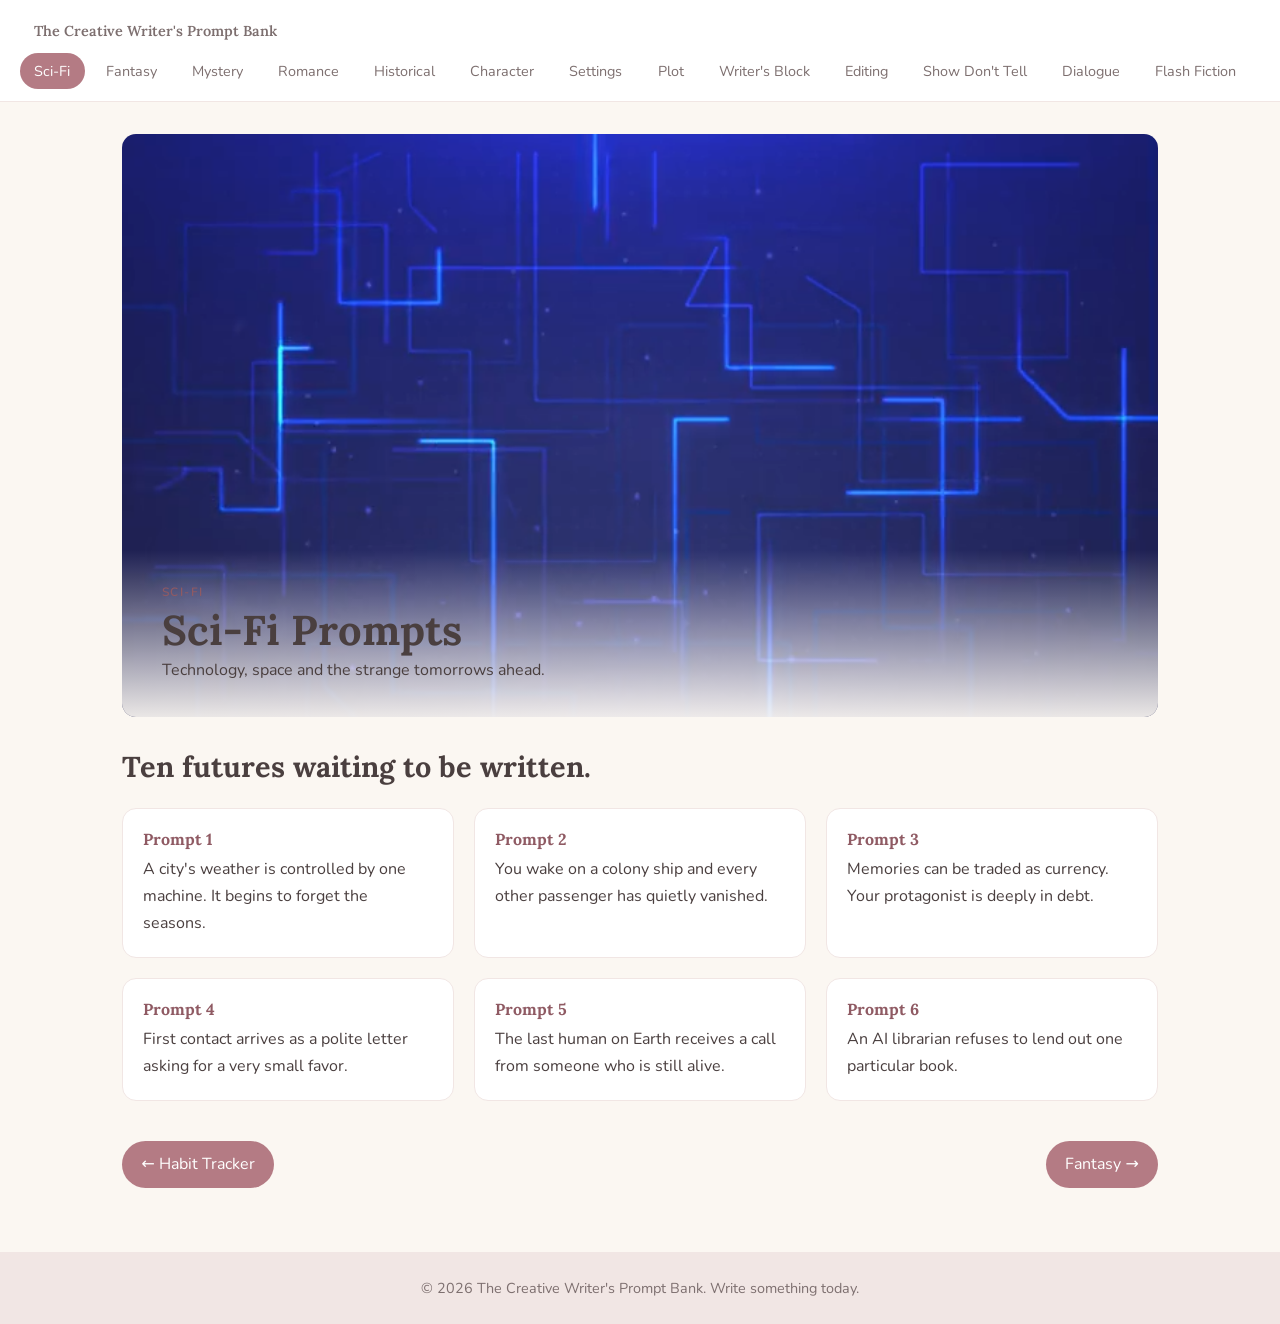
<file: index.html>
<!DOCTYPE html>
<html lang="en">
<head>
<meta charset="UTF-8">
<meta name="viewport" content="width=device-width, initial-scale=1">
<meta name="description" content="Sci-Fi Prompts - The Creative Writer's Prompt Bank">
<title>The Creative Writer's Prompt Bank | Reimart Marquez Aragoncillo </title>
<link rel="preconnect" href="https://fonts.googleapis.com">
<link rel="preconnect" href="https://fonts.gstatic.com" crossorigin>
<link rel="stylesheet" href="https://fonts.googleapis.com/css2?family=Lora:wght@500;600&amp;family=Nunito:wght@400;600&amp;display=swap">
<link rel="stylesheet" href="style.css">
</head>
<body>
<header class="site-header">
<a class="brand" href="index.html">The Creative Writer's Prompt Bank</a>
<nav aria-label="Main navigation"><ul><li><a href="index.html" aria-current="page">Sci-Fi</a></li><li><a href="fantasy.html">Fantasy</a></li><li><a href="mystery.html">Mystery</a></li><li><a href="romance.html">Romance</a></li><li><a href="historical.html">Historical</a></li><li><a href="character.html">Character</a></li><li><a href="settings.html">Settings</a></li><li><a href="plot.html">Plot</a></li><li><a href="writers-block.html">Writer's Block</a></li><li><a href="editing.html">Editing</a></li><li><a href="show-dont-tell.html">Show Don't Tell</a></li><li><a href="dialogue.html">Dialogue</a></li><li><a href="flash-fiction.html">Flash Fiction</a></li><li><a href="submitting.html">Submitting</a></li><li><a href="habit-tracker.html">Habit Tracker</a></li></ul></nav>
</header>
<main>
<section class="hero">
<img src="img.1.png">
<div class="hero-text"><p class="eyebrow">Sci-Fi</p><h1>Sci-Fi Prompts</h1><p>Technology, space and the strange tomorrows ahead.</p></div>
</section>
<section class="content">
<h2>Ten futures waiting to be written.</h2>
<div class="grid"><article class="card"><h3>Prompt 1</h3><p>A city's weather is controlled by one machine. It begins to forget the seasons.</p></article><article class="card"><h3>Prompt 2</h3><p>You wake on a colony ship and every other passenger has quietly vanished.</p></article><article class="card"><h3>Prompt 3</h3><p>Memories can be traded as currency. Your protagonist is deeply in debt.</p></article><article class="card"><h3>Prompt 4</h3><p>First contact arrives as a polite letter asking for a very small favor.</p></article><article class="card"><h3>Prompt 5</h3><p>The last human on Earth receives a call from someone who is still alive.</p></article><article class="card"><h3>Prompt 6</h3><p>An AI librarian refuses to lend out one particular book.</p></article></div>
</section>
<nav class="pager" aria-label="Page navigation">
<a href="habit-tracker.html">&larr; Habit Tracker</a>
<a href="fantasy.html">Fantasy &rarr;</a>
</nav>
</main>
<footer class="site-footer"><p>&copy; 2026 The Creative Writer's Prompt Bank. Write something today.</p></footer>
</body>
</html>
</file>
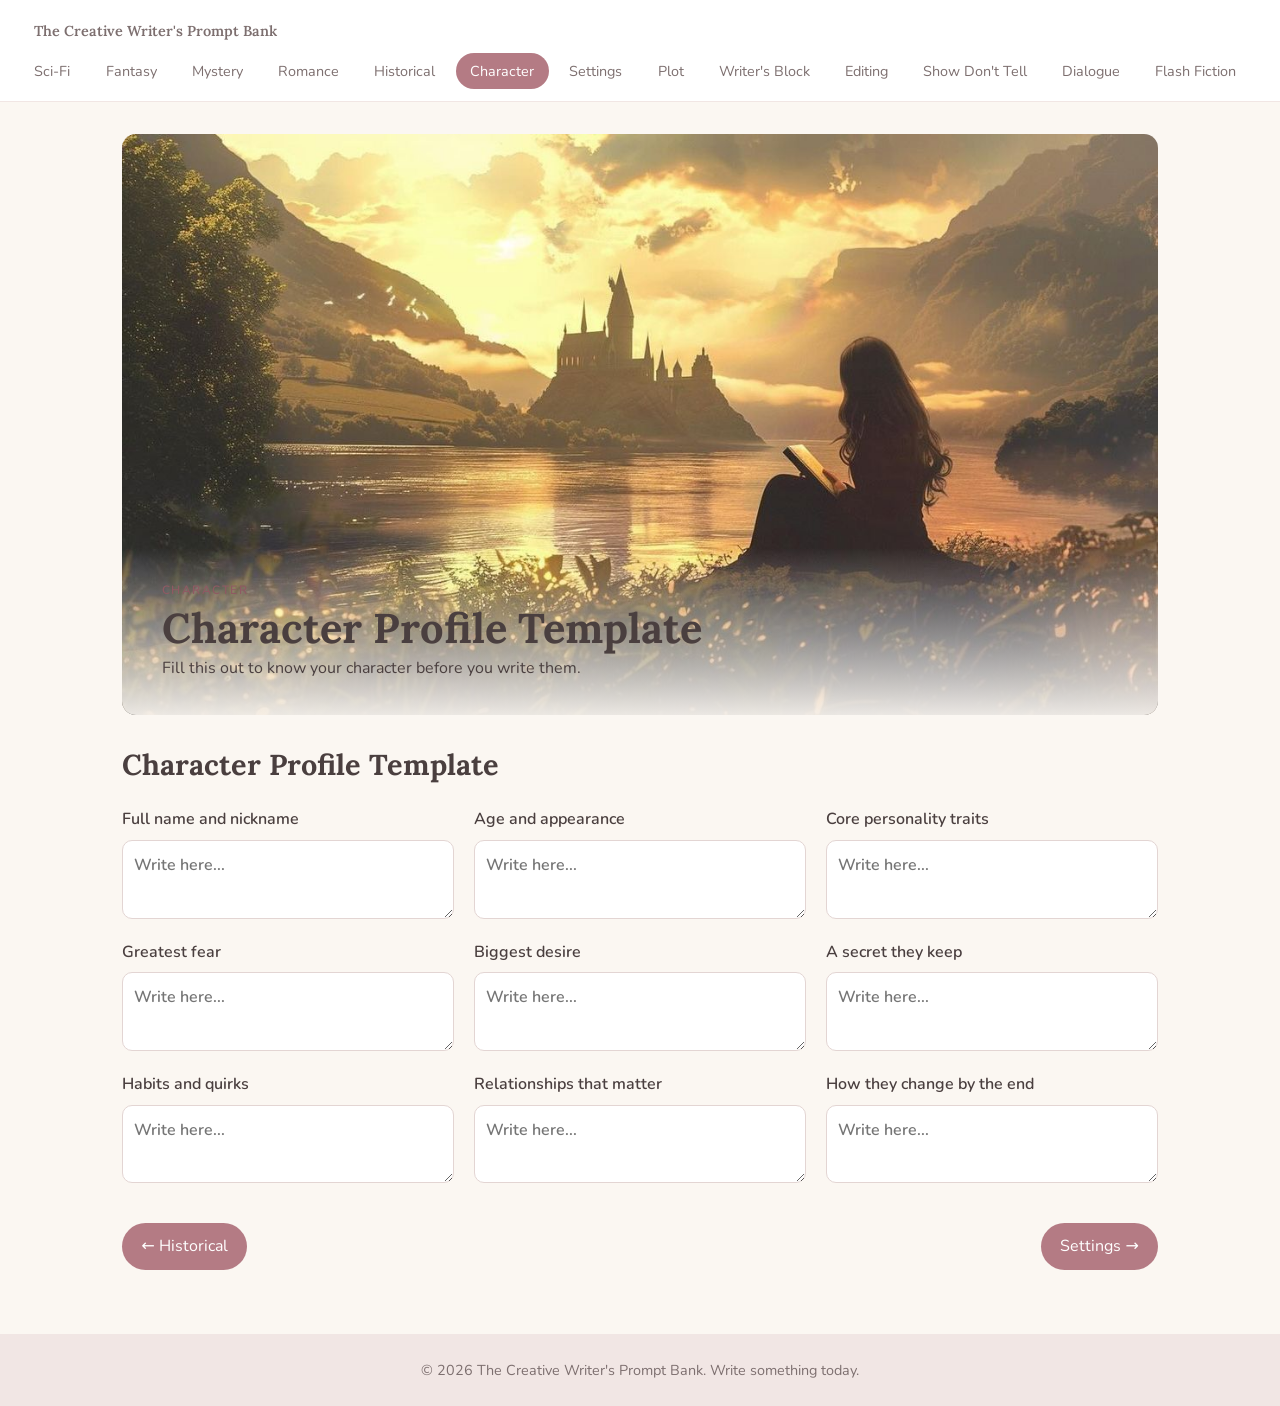
<file: character.html>
<!DOCTYPE html>
<html lang="en">
<head>
<meta charset="UTF-8">
<meta name="viewport" content="width=device-width, initial-scale=1">
<meta name="description" content="Character Profile Template - The Creative Writer's Prompt Bank">
<title>Character Profile Template | The Creative Writer's Prompt Bank</title>
<link rel="preconnect" href="https://fonts.googleapis.com">
<link rel="preconnect" href="https://fonts.gstatic.com" crossorigin>
<link rel="stylesheet" href="https://fonts.googleapis.com/css2?family=Lora:wght@500;600&amp;family=Nunito:wght@400;600&amp;display=swap">
<link rel="stylesheet" href="style.css">
</head>
<body>
<header class="site-header">
<a class="brand" href="index.html">The Creative Writer's Prompt Bank</a>
<nav aria-label="Main navigation"><ul><li><a href="index.html">Sci-Fi</a></li><li><a href="fantasy.html">Fantasy</a></li><li><a href="mystery.html">Mystery</a></li><li><a href="romance.html">Romance</a></li><li><a href="historical.html">Historical</a></li><li><a href="character.html" aria-current="page">Character</a></li><li><a href="settings.html">Settings</a></li><li><a href="plot.html">Plot</a></li><li><a href="writers-block.html">Writer's Block</a></li><li><a href="editing.html">Editing</a></li><li><a href="show-dont-tell.html">Show Don't Tell</a></li><li><a href="dialogue.html">Dialogue</a></li><li><a href="flash-fiction.html">Flash Fiction</a></li><li><a href="submitting.html">Submitting</a></li><li><a href="habit-tracker.html">Habit Tracker</a></li></ul></nav>
</header>
<main>
<section class="hero">
<img src="img.6.jpg" alt="Decorative banner for Character Profile Template">
<div class="hero-text"><p class="eyebrow">Character</p><h1>Character Profile Template</h1><p>Fill this out to know your character before you write them.</p></div>
</section>
<section class="content">
<h2>Character Profile Template</h2>
<form class="worksheet" action="#"><label>Full name and nickname<textarea rows="2" placeholder="Write here..."></textarea></label><label>Age and appearance<textarea rows="2" placeholder="Write here..."></textarea></label><label>Core personality traits<textarea rows="2" placeholder="Write here..."></textarea></label><label>Greatest fear<textarea rows="2" placeholder="Write here..."></textarea></label><label>Biggest desire<textarea rows="2" placeholder="Write here..."></textarea></label><label>A secret they keep<textarea rows="2" placeholder="Write here..."></textarea></label><label>Habits and quirks<textarea rows="2" placeholder="Write here..."></textarea></label><label>Relationships that matter<textarea rows="2" placeholder="Write here..."></textarea></label><label>How they change by the end<textarea rows="2" placeholder="Write here..."></textarea></label></form>
</section>
<nav class="pager" aria-label="Page navigation">
<a href="historical.html">&larr; Historical</a>
<a href="settings.html">Settings &rarr;</a>
</nav>
</main>
<footer class="site-footer"><p>&copy; 2026 The Creative Writer's Prompt Bank. Write something today.</p></footer>
</body>
</html>
</file>
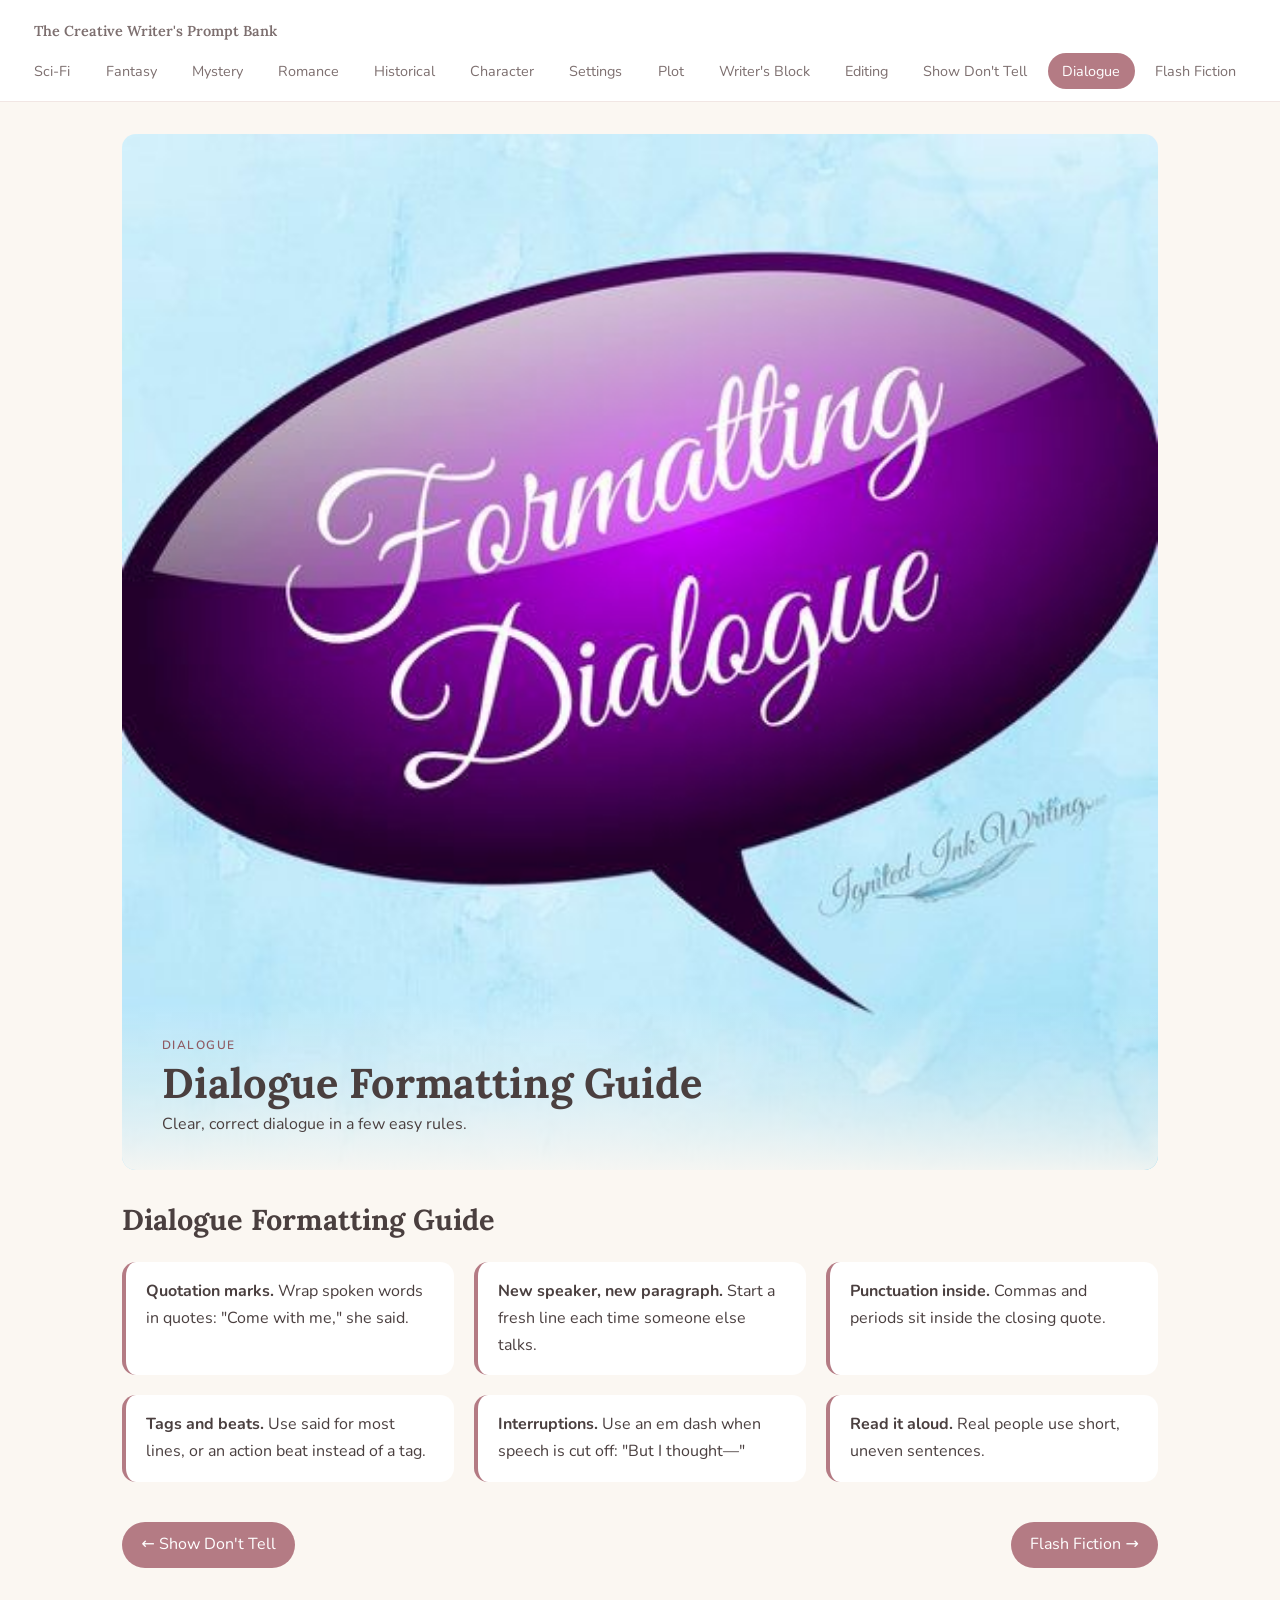
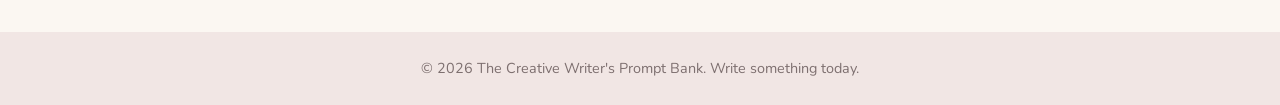
<file: dialogue.html>
<!DOCTYPE html>
<html lang="en">
<head>
<meta charset="UTF-8">
<meta name="viewport" content="width=device-width, initial-scale=1">
<meta name="description" content="Dialogue Formatting Guide - The Creative Writer's Prompt Bank">
<title>Dialogue Formatting Guide | The Creative Writer's Prompt Bank</title>
<link rel="preconnect" href="https://fonts.googleapis.com">
<link rel="preconnect" href="https://fonts.gstatic.com" crossorigin>
<link rel="stylesheet" href="https://fonts.googleapis.com/css2?family=Lora:wght@500;600&amp;family=Nunito:wght@400;600&amp;display=swap">
<link rel="stylesheet" href="style.css">
</head>
<body>
<header class="site-header">
<a class="brand" href="index.html">The Creative Writer's Prompt Bank</a>
<nav aria-label="Main navigation"><ul><li><a href="index.html">Sci-Fi</a></li><li><a href="fantasy.html">Fantasy</a></li><li><a href="mystery.html">Mystery</a></li><li><a href="romance.html">Romance</a></li><li><a href="historical.html">Historical</a></li><li><a href="character.html">Character</a></li><li><a href="settings.html">Settings</a></li><li><a href="plot.html">Plot</a></li><li><a href="writers-block.html">Writer's Block</a></li><li><a href="editing.html">Editing</a></li><li><a href="show-dont-tell.html">Show Don't Tell</a></li><li><a href="dialogue.html" aria-current="page">Dialogue</a></li><li><a href="flash-fiction.html">Flash Fiction</a></li><li><a href="submitting.html">Submitting</a></li><li><a href="habit-tracker.html">Habit Tracker</a></li></ul></nav>
</header>
<main>
<section class="hero">
<img src="img.12.jpg" alt="Decorative banner for Dialogue Formatting Guide">
<div class="hero-text"><p class="eyebrow">Dialogue</p><h1>Dialogue Formatting Guide</h1><p>Clear, correct dialogue in a few easy rules.</p></div>
</section>
<section class="content">
<h2>Dialogue Formatting Guide</h2>
<ol class="steps"><li><strong>Quotation marks.</strong> Wrap spoken words in quotes: "Come with me," she said.</li><li><strong>New speaker, new paragraph.</strong> Start a fresh line each time someone else talks.</li><li><strong>Punctuation inside.</strong> Commas and periods sit inside the closing quote.</li><li><strong>Tags and beats.</strong> Use said for most lines, or an action beat instead of a tag.</li><li><strong>Interruptions.</strong> Use an em dash when speech is cut off: "But I thought—"</li><li><strong>Read it aloud.</strong> Real people use short, uneven sentences.</li></ol>
</section>
<nav class="pager" aria-label="Page navigation">
<a href="show-dont-tell.html">&larr; Show Don't Tell</a>
<a href="flash-fiction.html">Flash Fiction &rarr;</a>
</nav>
</main>
<footer class="site-footer"><p>&copy; 2026 The Creative Writer's Prompt Bank. Write something today.</p></footer>
</body>
</html>
</file>
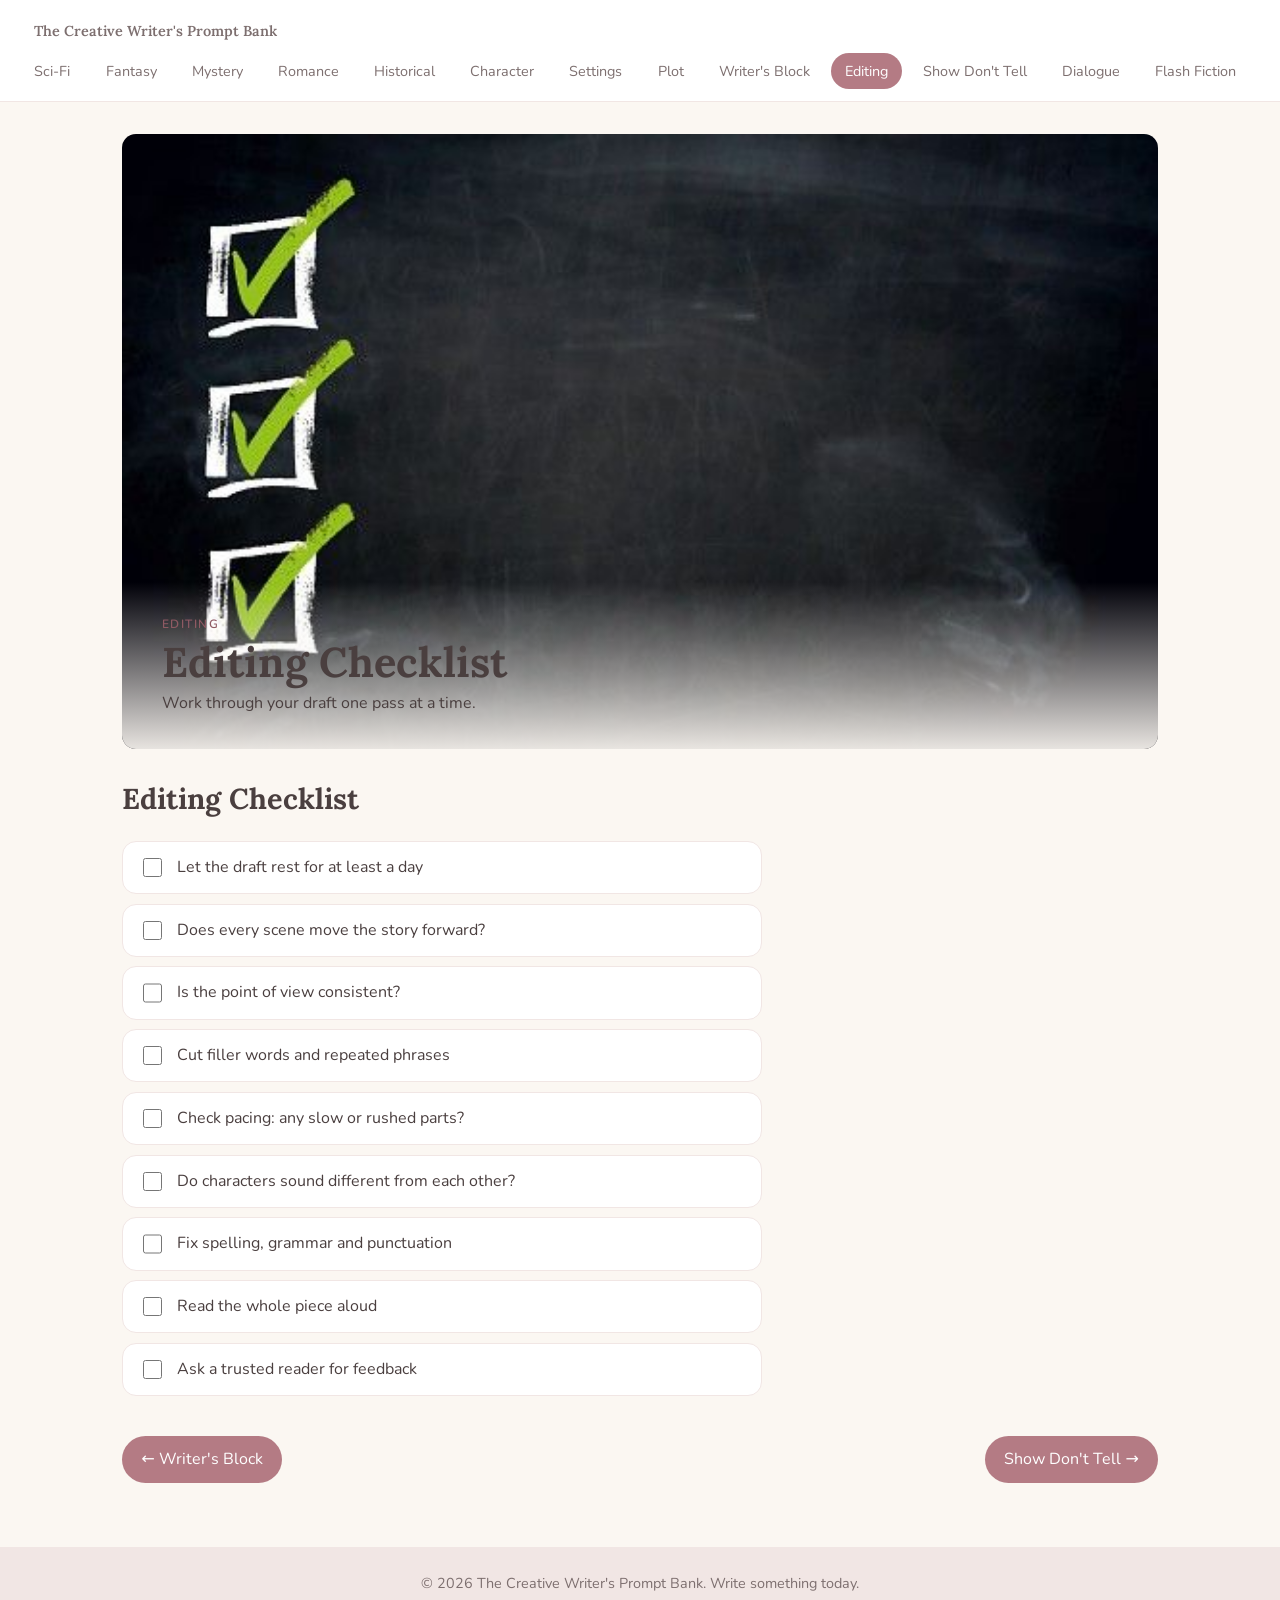
<file: editing.html>
<!DOCTYPE html>
<html lang="en">
<head>
<meta charset="UTF-8">
<meta name="viewport" content="width=device-width, initial-scale=1">
<meta name="description" content="Editing Checklist - The Creative Writer's Prompt Bank">
<title>Editing Checklist | The Creative Writer's Prompt Bank</title>
<link rel="preconnect" href="https://fonts.googleapis.com">
<link rel="preconnect" href="https://fonts.gstatic.com" crossorigin>
<link rel="stylesheet" href="https://fonts.googleapis.com/css2?family=Lora:wght@500;600&amp;family=Nunito:wght@400;600&amp;display=swap">
<link rel="stylesheet" href="style.css">
</head>
<body>
<header class="site-header">
<a class="brand" href="index.html">The Creative Writer's Prompt Bank</a>
<nav aria-label="Main navigation"><ul><li><a href="index.html">Sci-Fi</a></li><li><a href="fantasy.html">Fantasy</a></li><li><a href="mystery.html">Mystery</a></li><li><a href="romance.html">Romance</a></li><li><a href="historical.html">Historical</a></li><li><a href="character.html">Character</a></li><li><a href="settings.html">Settings</a></li><li><a href="plot.html">Plot</a></li><li><a href="writers-block.html">Writer's Block</a></li><li><a href="editing.html" aria-current="page">Editing</a></li><li><a href="show-dont-tell.html">Show Don't Tell</a></li><li><a href="dialogue.html">Dialogue</a></li><li><a href="flash-fiction.html">Flash Fiction</a></li><li><a href="submitting.html">Submitting</a></li><li><a href="habit-tracker.html">Habit Tracker</a></li></ul></nav>
</header>
<main>
<section class="hero">
<img src="img.10.jpg" alt="Decorative banner for Editing Checklist">
<div class="hero-text"><p class="eyebrow">Editing</p><h1>Editing Checklist</h1><p>Work through your draft one pass at a time.</p></div>
</section>
<section class="content">
<h2>Editing Checklist</h2>
<ul class="checklist"><li><label><input type="checkbox"> Let the draft rest for at least a day</label></li><li><label><input type="checkbox"> Does every scene move the story forward?</label></li><li><label><input type="checkbox"> Is the point of view consistent?</label></li><li><label><input type="checkbox"> Cut filler words and repeated phrases</label></li><li><label><input type="checkbox"> Check pacing: any slow or rushed parts?</label></li><li><label><input type="checkbox"> Do characters sound different from each other?</label></li><li><label><input type="checkbox"> Fix spelling, grammar and punctuation</label></li><li><label><input type="checkbox"> Read the whole piece aloud</label></li><li><label><input type="checkbox"> Ask a trusted reader for feedback</label></li></ul>
</section>
<nav class="pager" aria-label="Page navigation">
<a href="writers-block.html">&larr; Writer's Block</a>
<a href="show-dont-tell.html">Show Don't Tell &rarr;</a>
</nav>
</main>
<footer class="site-footer"><p>&copy; 2026 The Creative Writer's Prompt Bank. Write something today.</p></footer>
</body>
</html>
</file>
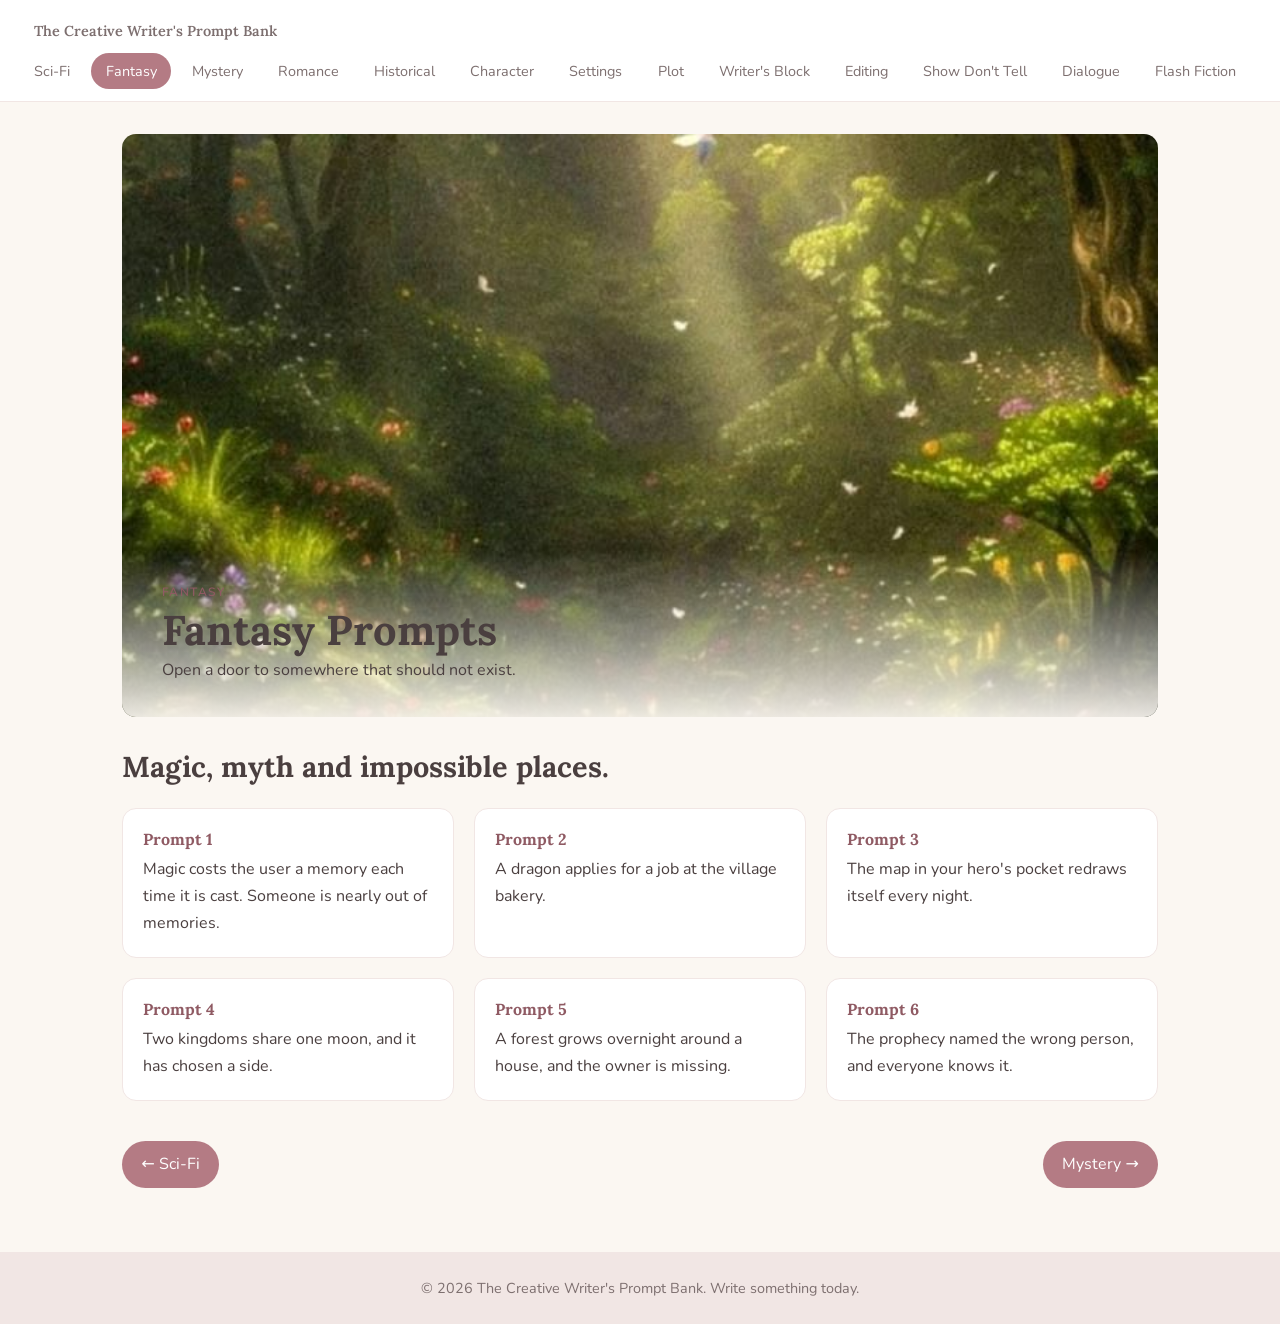
<file: fantasy.html>
<!DOCTYPE html>
<html lang="en">
<head>
<meta charset="UTF-8">
<meta name="viewport" content="width=device-width, initial-scale=1">
<meta name="description" content="Fantasy Prompts - The Creative Writer's Prompt Bank">
<title>Fantasy Prompts | The Creative Writer's Prompt Bank</title>
<link rel="preconnect" href="https://fonts.googleapis.com">
<link rel="preconnect" href="https://fonts.gstatic.com" crossorigin>
<link rel="stylesheet" href="https://fonts.googleapis.com/css2?family=Lora:wght@500;600&amp;family=Nunito:wght@400;600&amp;display=swap">
<link rel="stylesheet" href="style.css">
</head>
<body>
<header class="site-header">
<a class="brand" href="index.html">The Creative Writer's Prompt Bank</a>
<nav aria-label="Main navigation"><ul><li><a href="index.html">Sci-Fi</a></li><li><a href="fantasy.html" aria-current="page">Fantasy</a></li><li><a href="mystery.html">Mystery</a></li><li><a href="romance.html">Romance</a></li><li><a href="historical.html">Historical</a></li><li><a href="character.html">Character</a></li><li><a href="settings.html">Settings</a></li><li><a href="plot.html">Plot</a></li><li><a href="writers-block.html">Writer's Block</a></li><li><a href="editing.html">Editing</a></li><li><a href="show-dont-tell.html">Show Don't Tell</a></li><li><a href="dialogue.html">Dialogue</a></li><li><a href="flash-fiction.html">Flash Fiction</a></li><li><a href="submitting.html">Submitting</a></li><li><a href="habit-tracker.html">Habit Tracker</a></li></ul></nav>
</header>
<main>
<section class="hero">
<img src="img.2.jpg" alt="Decorative banner for Fantasy Prompts">
<div class="hero-text"><p class="eyebrow">Fantasy</p><h1>Fantasy Prompts</h1><p>Open a door to somewhere that should not exist.</p></div>
</section>
<section class="content">
<h2>Magic, myth and impossible places.</h2>
<div class="grid"><article class="card"><h3>Prompt 1</h3><p>Magic costs the user a memory each time it is cast. Someone is nearly out of memories.</p></article><article class="card"><h3>Prompt 2</h3><p>A dragon applies for a job at the village bakery.</p></article><article class="card"><h3>Prompt 3</h3><p>The map in your hero's pocket redraws itself every night.</p></article><article class="card"><h3>Prompt 4</h3><p>Two kingdoms share one moon, and it has chosen a side.</p></article><article class="card"><h3>Prompt 5</h3><p>A forest grows overnight around a house, and the owner is missing.</p></article><article class="card"><h3>Prompt 6</h3><p>The prophecy named the wrong person, and everyone knows it.</p></article></div>
</section>
<nav class="pager" aria-label="Page navigation">
<a href="index.html">&larr; Sci-Fi</a>
<a href="mystery.html">Mystery &rarr;</a>
</nav>
</main>
<footer class="site-footer"><p>&copy; 2026 The Creative Writer's Prompt Bank. Write something today.</p></footer>
</body>
</html>
</file>
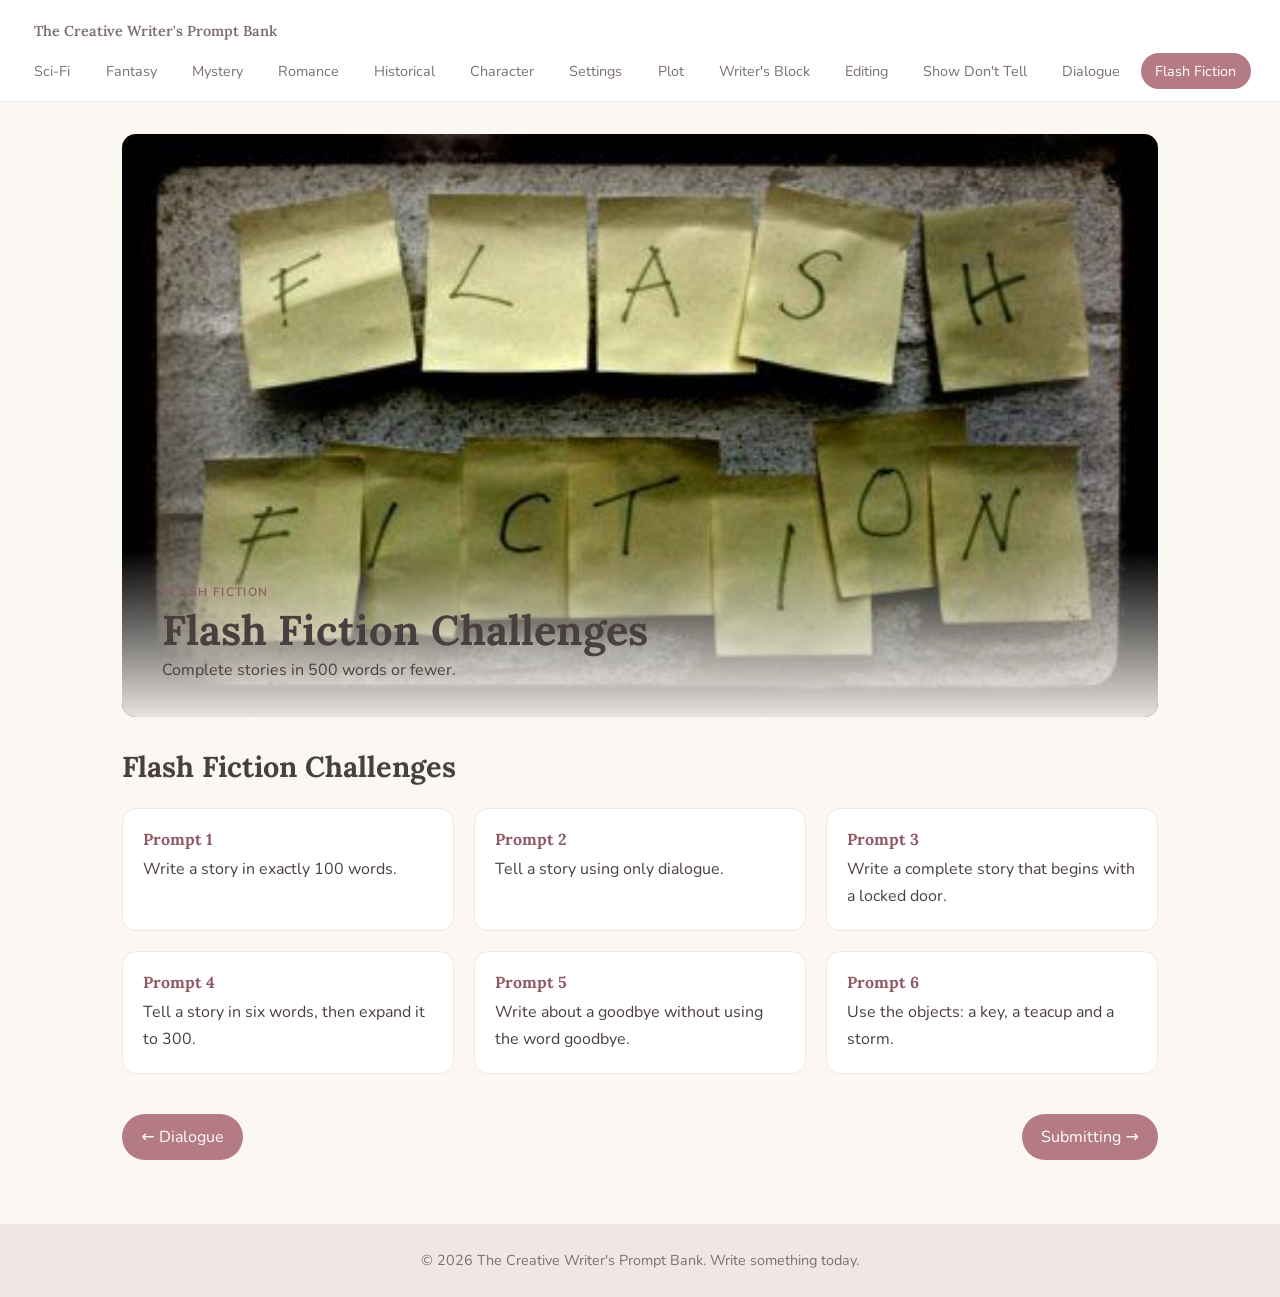
<file: flash-fiction.html>
<!DOCTYPE html>
<html lang="en">
<head>
<meta charset="UTF-8">
<meta name="viewport" content="width=device-width, initial-scale=1">
<meta name="description" content="Flash Fiction Challenges - The Creative Writer's Prompt Bank">
<title>Flash Fiction Challenges | The Creative Writer's Prompt Bank</title>
<link rel="preconnect" href="https://fonts.googleapis.com">
<link rel="preconnect" href="https://fonts.gstatic.com" crossorigin>
<link rel="stylesheet" href="https://fonts.googleapis.com/css2?family=Lora:wght@500;600&amp;family=Nunito:wght@400;600&amp;display=swap">
<link rel="stylesheet" href="style.css">
</head>
<body>
<header class="site-header">
<a class="brand" href="index.html">The Creative Writer's Prompt Bank</a>
<nav aria-label="Main navigation"><ul><li><a href="index.html">Sci-Fi</a></li><li><a href="fantasy.html">Fantasy</a></li><li><a href="mystery.html">Mystery</a></li><li><a href="romance.html">Romance</a></li><li><a href="historical.html">Historical</a></li><li><a href="character.html">Character</a></li><li><a href="settings.html">Settings</a></li><li><a href="plot.html">Plot</a></li><li><a href="writers-block.html">Writer's Block</a></li><li><a href="editing.html">Editing</a></li><li><a href="show-dont-tell.html">Show Don't Tell</a></li><li><a href="dialogue.html">Dialogue</a></li><li><a href="flash-fiction.html" aria-current="page">Flash Fiction</a></li><li><a href="submitting.html">Submitting</a></li><li><a href="habit-tracker.html">Habit Tracker</a></li></ul></nav>
</header>
<main>
<section class="hero">
<img src="img.13.jpg" alt="Decorative banner for Flash Fiction Challenges">
<div class="hero-text"><p class="eyebrow">Flash Fiction</p><h1>Flash Fiction Challenges</h1><p>Complete stories in 500 words or fewer.</p></div>
</section>
<section class="content">
<h2>Flash Fiction Challenges</h2>
<div class="grid"><article class="card"><h3>Prompt 1</h3><p>Write a story in exactly 100 words.</p></article><article class="card"><h3>Prompt 2</h3><p>Tell a story using only dialogue.</p></article><article class="card"><h3>Prompt 3</h3><p>Write a complete story that begins with a locked door.</p></article><article class="card"><h3>Prompt 4</h3><p>Tell a story in six words, then expand it to 300.</p></article><article class="card"><h3>Prompt 5</h3><p>Write about a goodbye without using the word goodbye.</p></article><article class="card"><h3>Prompt 6</h3><p>Use the objects: a key, a teacup and a storm.</p></article></div>
</section>
<nav class="pager" aria-label="Page navigation">
<a href="dialogue.html">&larr; Dialogue</a>
<a href="submitting.html">Submitting &rarr;</a>
</nav>
</main>
<footer class="site-footer"><p>&copy; 2026 The Creative Writer's Prompt Bank. Write something today.</p></footer>
</body>
</html>
</file>
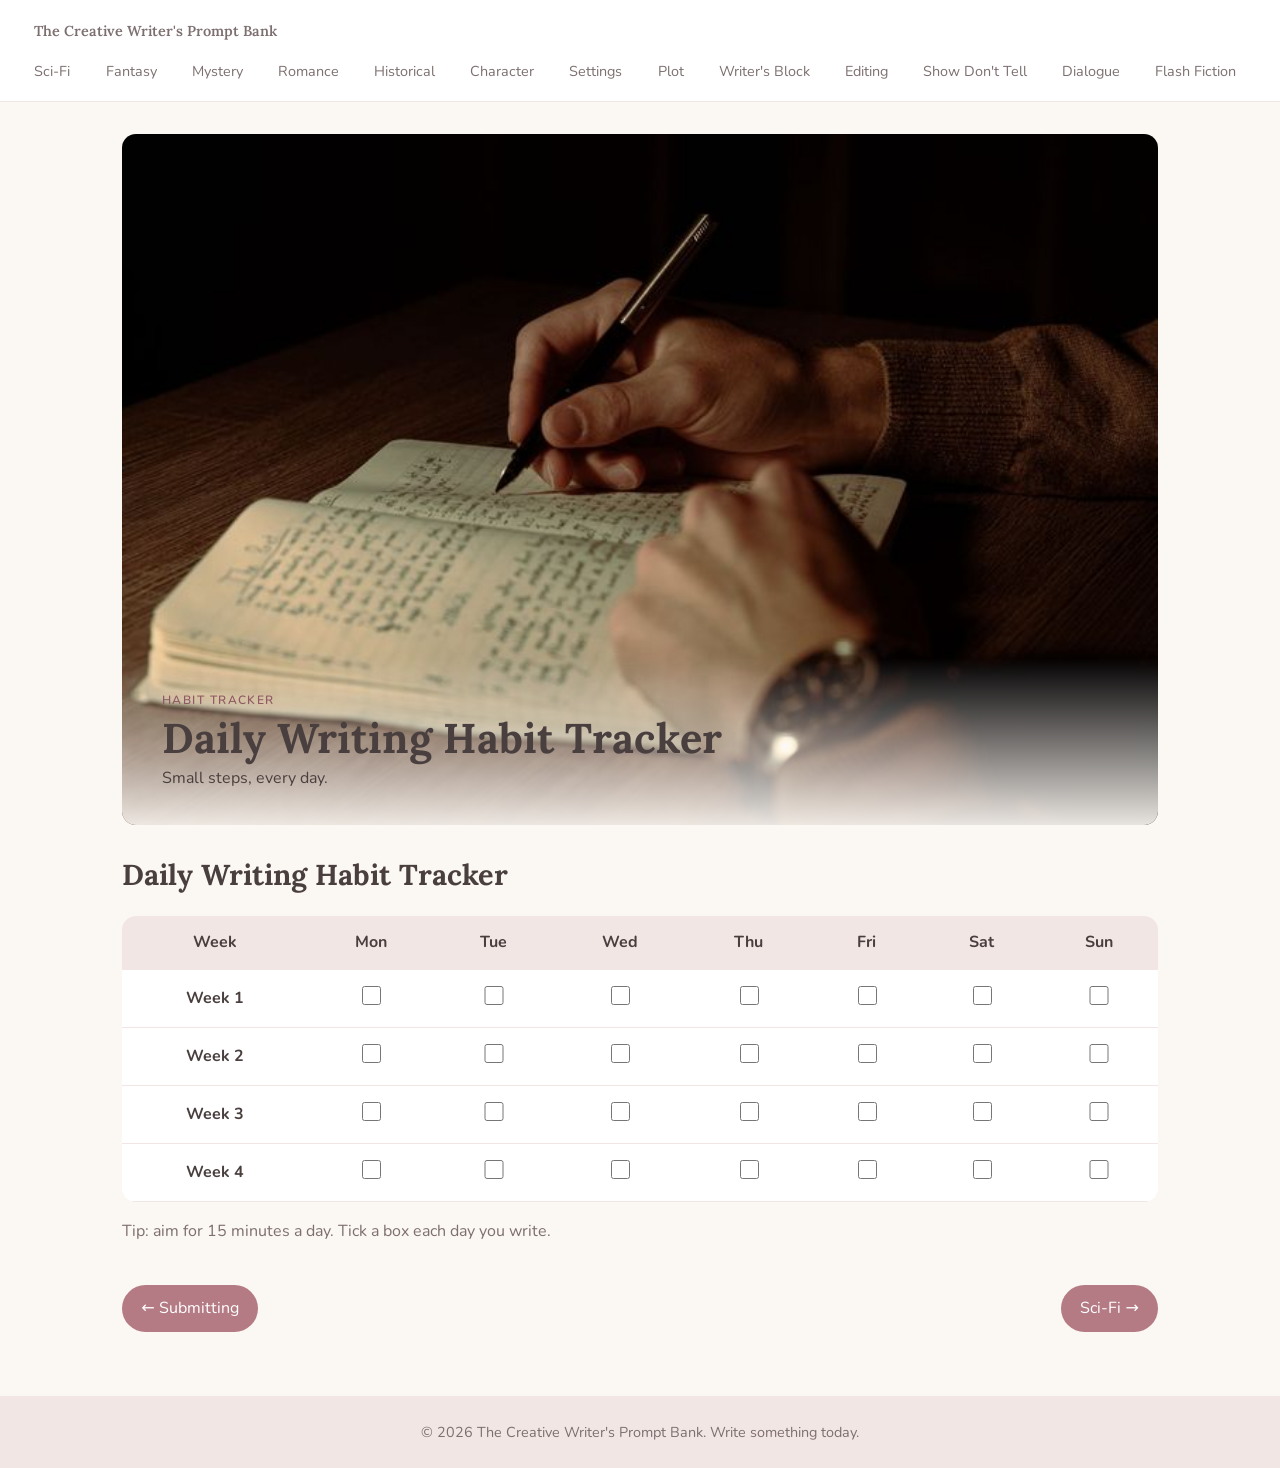
<file: habit-tracker.html>
<!DOCTYPE html>
<html lang="en">
<head>
<meta charset="UTF-8">
<meta name="viewport" content="width=device-width, initial-scale=1">
<meta name="description" content="Daily Writing Habit Tracker - The Creative Writer's Prompt Bank">
<title>Daily Writing Habit Tracker | The Creative Writer's Prompt Bank</title>
<link rel="preconnect" href="https://fonts.googleapis.com">
<link rel="preconnect" href="https://fonts.gstatic.com" crossorigin>
<link rel="stylesheet" href="https://fonts.googleapis.com/css2?family=Lora:wght@500;600&amp;family=Nunito:wght@400;600&amp;display=swap">
<link rel="stylesheet" href="style.css">
</head>
<body>
<header class="site-header">
<a class="brand" href="index.html">The Creative Writer's Prompt Bank</a>
<nav aria-label="Main navigation"><ul><li><a href="index.html">Sci-Fi</a></li><li><a href="fantasy.html">Fantasy</a></li><li><a href="mystery.html">Mystery</a></li><li><a href="romance.html">Romance</a></li><li><a href="historical.html">Historical</a></li><li><a href="character.html">Character</a></li><li><a href="settings.html">Settings</a></li><li><a href="plot.html">Plot</a></li><li><a href="writers-block.html">Writer's Block</a></li><li><a href="editing.html">Editing</a></li><li><a href="show-dont-tell.html">Show Don't Tell</a></li><li><a href="dialogue.html">Dialogue</a></li><li><a href="flash-fiction.html">Flash Fiction</a></li><li><a href="submitting.html">Submitting</a></li><li><a href="habit-tracker.html" aria-current="page">Habit Tracker</a></li></ul></nav>
</header>
<main>
<section class="hero">
<img src="img.15.jpg" alt="Decorative banner for Daily Writing Habit Tracker">
<div class="hero-text"><p class="eyebrow">Habit Tracker</p><h1>Daily Writing Habit Tracker</h1><p>Small steps, every day.</p></div>
</section>
<section class="content">
<h2>Daily Writing Habit Tracker</h2>
<div class="table-wrap"><table class="tracker"><thead><tr><th scope="col">Week</th><th scope="col">Mon</th><th scope="col">Tue</th><th scope="col">Wed</th><th scope="col">Thu</th><th scope="col">Fri</th><th scope="col">Sat</th><th scope="col">Sun</th></tr></thead><tbody><tr><th scope="row">Week 1</th><td><input type="checkbox" aria-label="Week 1 Mon"></td><td><input type="checkbox" aria-label="Week 1 Tue"></td><td><input type="checkbox" aria-label="Week 1 Wed"></td><td><input type="checkbox" aria-label="Week 1 Thu"></td><td><input type="checkbox" aria-label="Week 1 Fri"></td><td><input type="checkbox" aria-label="Week 1 Sat"></td><td><input type="checkbox" aria-label="Week 1 Sun"></td></tr><tr><th scope="row">Week 2</th><td><input type="checkbox" aria-label="Week 2 Mon"></td><td><input type="checkbox" aria-label="Week 2 Tue"></td><td><input type="checkbox" aria-label="Week 2 Wed"></td><td><input type="checkbox" aria-label="Week 2 Thu"></td><td><input type="checkbox" aria-label="Week 2 Fri"></td><td><input type="checkbox" aria-label="Week 2 Sat"></td><td><input type="checkbox" aria-label="Week 2 Sun"></td></tr><tr><th scope="row">Week 3</th><td><input type="checkbox" aria-label="Week 3 Mon"></td><td><input type="checkbox" aria-label="Week 3 Tue"></td><td><input type="checkbox" aria-label="Week 3 Wed"></td><td><input type="checkbox" aria-label="Week 3 Thu"></td><td><input type="checkbox" aria-label="Week 3 Fri"></td><td><input type="checkbox" aria-label="Week 3 Sat"></td><td><input type="checkbox" aria-label="Week 3 Sun"></td></tr><tr><th scope="row">Week 4</th><td><input type="checkbox" aria-label="Week 4 Mon"></td><td><input type="checkbox" aria-label="Week 4 Tue"></td><td><input type="checkbox" aria-label="Week 4 Wed"></td><td><input type="checkbox" aria-label="Week 4 Thu"></td><td><input type="checkbox" aria-label="Week 4 Fri"></td><td><input type="checkbox" aria-label="Week 4 Sat"></td><td><input type="checkbox" aria-label="Week 4 Sun"></td></tr></tbody></table></div><p class="note">Tip: aim for 15 minutes a day. Tick a box each day you write.</p>
</section>
<nav class="pager" aria-label="Page navigation">
<a href="submitting.html">&larr; Submitting</a>
<a href="index.html">Sci-Fi &rarr;</a>
</nav>
</main>
<footer class="site-footer"><p>&copy; 2026 The Creative Writer's Prompt Bank. Write something today.</p></footer>
</body>
</html>
</file>
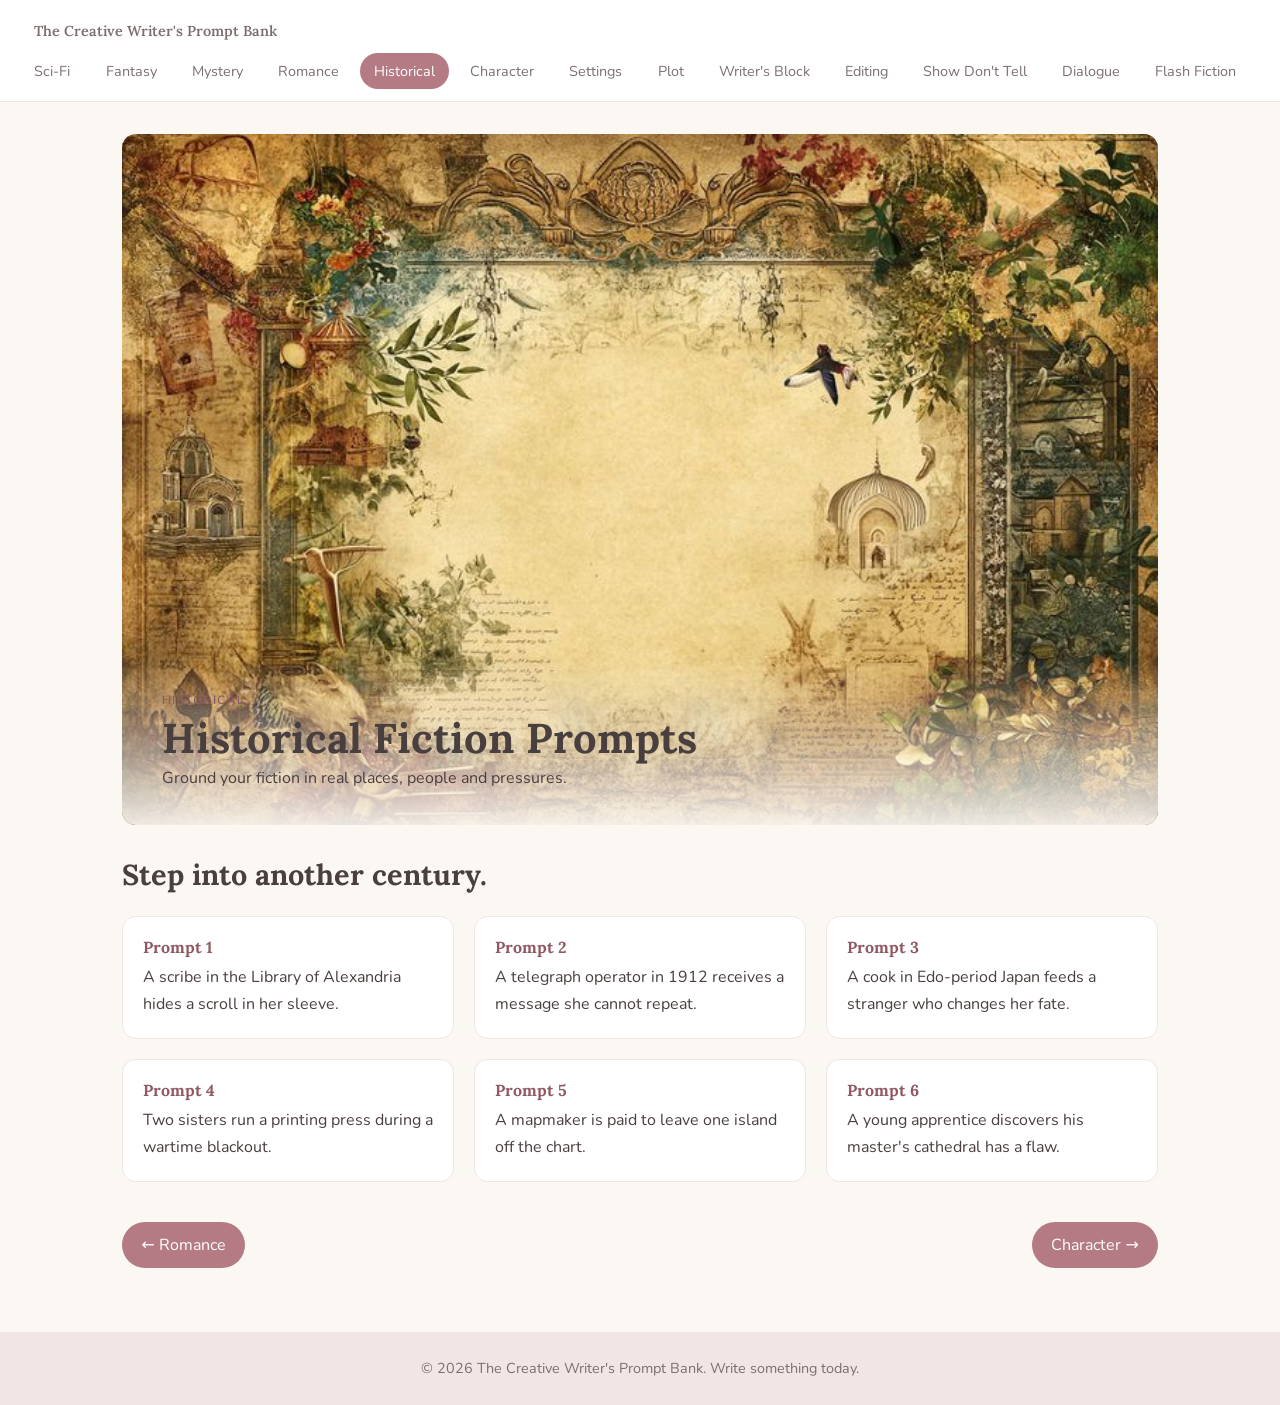
<file: historical.html>
<!DOCTYPE html>
<html lang="en">
<head>
<meta charset="UTF-8">
<meta name="viewport" content="width=device-width, initial-scale=1">
<meta name="description" content="Historical Fiction Prompts - The Creative Writer's Prompt Bank">
<title>Historical Fiction Prompts | The Creative Writer's Prompt Bank</title>
<link rel="preconnect" href="https://fonts.googleapis.com">
<link rel="preconnect" href="https://fonts.gstatic.com" crossorigin>
<link rel="stylesheet" href="https://fonts.googleapis.com/css2?family=Lora:wght@500;600&amp;family=Nunito:wght@400;600&amp;display=swap">
<link rel="stylesheet" href="style.css">
</head>
<body>
<header class="site-header">
<a class="brand" href="index.html">The Creative Writer's Prompt Bank</a>
<nav aria-label="Main navigation"><ul><li><a href="index.html">Sci-Fi</a></li><li><a href="fantasy.html">Fantasy</a></li><li><a href="mystery.html">Mystery</a></li><li><a href="romance.html">Romance</a></li><li><a href="historical.html" aria-current="page">Historical</a></li><li><a href="character.html">Character</a></li><li><a href="settings.html">Settings</a></li><li><a href="plot.html">Plot</a></li><li><a href="writers-block.html">Writer's Block</a></li><li><a href="editing.html">Editing</a></li><li><a href="show-dont-tell.html">Show Don't Tell</a></li><li><a href="dialogue.html">Dialogue</a></li><li><a href="flash-fiction.html">Flash Fiction</a></li><li><a href="submitting.html">Submitting</a></li><li><a href="habit-tracker.html">Habit Tracker</a></li></ul></nav>
</header>
<main>
<section class="hero">
<img src="img.5.jpg" alt="Decorative banner for Historical Fiction Prompts">
<div class="hero-text"><p class="eyebrow">Historical</p><h1>Historical Fiction Prompts</h1><p>Ground your fiction in real places, people and pressures.</p></div>
</section>
<section class="content">
<h2>Step into another century.</h2>
<div class="grid"><article class="card"><h3>Prompt 1</h3><p>A scribe in the Library of Alexandria hides a scroll in her sleeve.</p></article><article class="card"><h3>Prompt 2</h3><p>A telegraph operator in 1912 receives a message she cannot repeat.</p></article><article class="card"><h3>Prompt 3</h3><p>A cook in Edo-period Japan feeds a stranger who changes her fate.</p></article><article class="card"><h3>Prompt 4</h3><p>Two sisters run a printing press during a wartime blackout.</p></article><article class="card"><h3>Prompt 5</h3><p>A mapmaker is paid to leave one island off the chart.</p></article><article class="card"><h3>Prompt 6</h3><p>A young apprentice discovers his master's cathedral has a flaw.</p></article></div>
</section>
<nav class="pager" aria-label="Page navigation">
<a href="romance.html">&larr; Romance</a>
<a href="character.html">Character &rarr;</a>
</nav>
</main>
<footer class="site-footer"><p>&copy; 2026 The Creative Writer's Prompt Bank. Write something today.</p></footer>
</body>
</html>
</file>
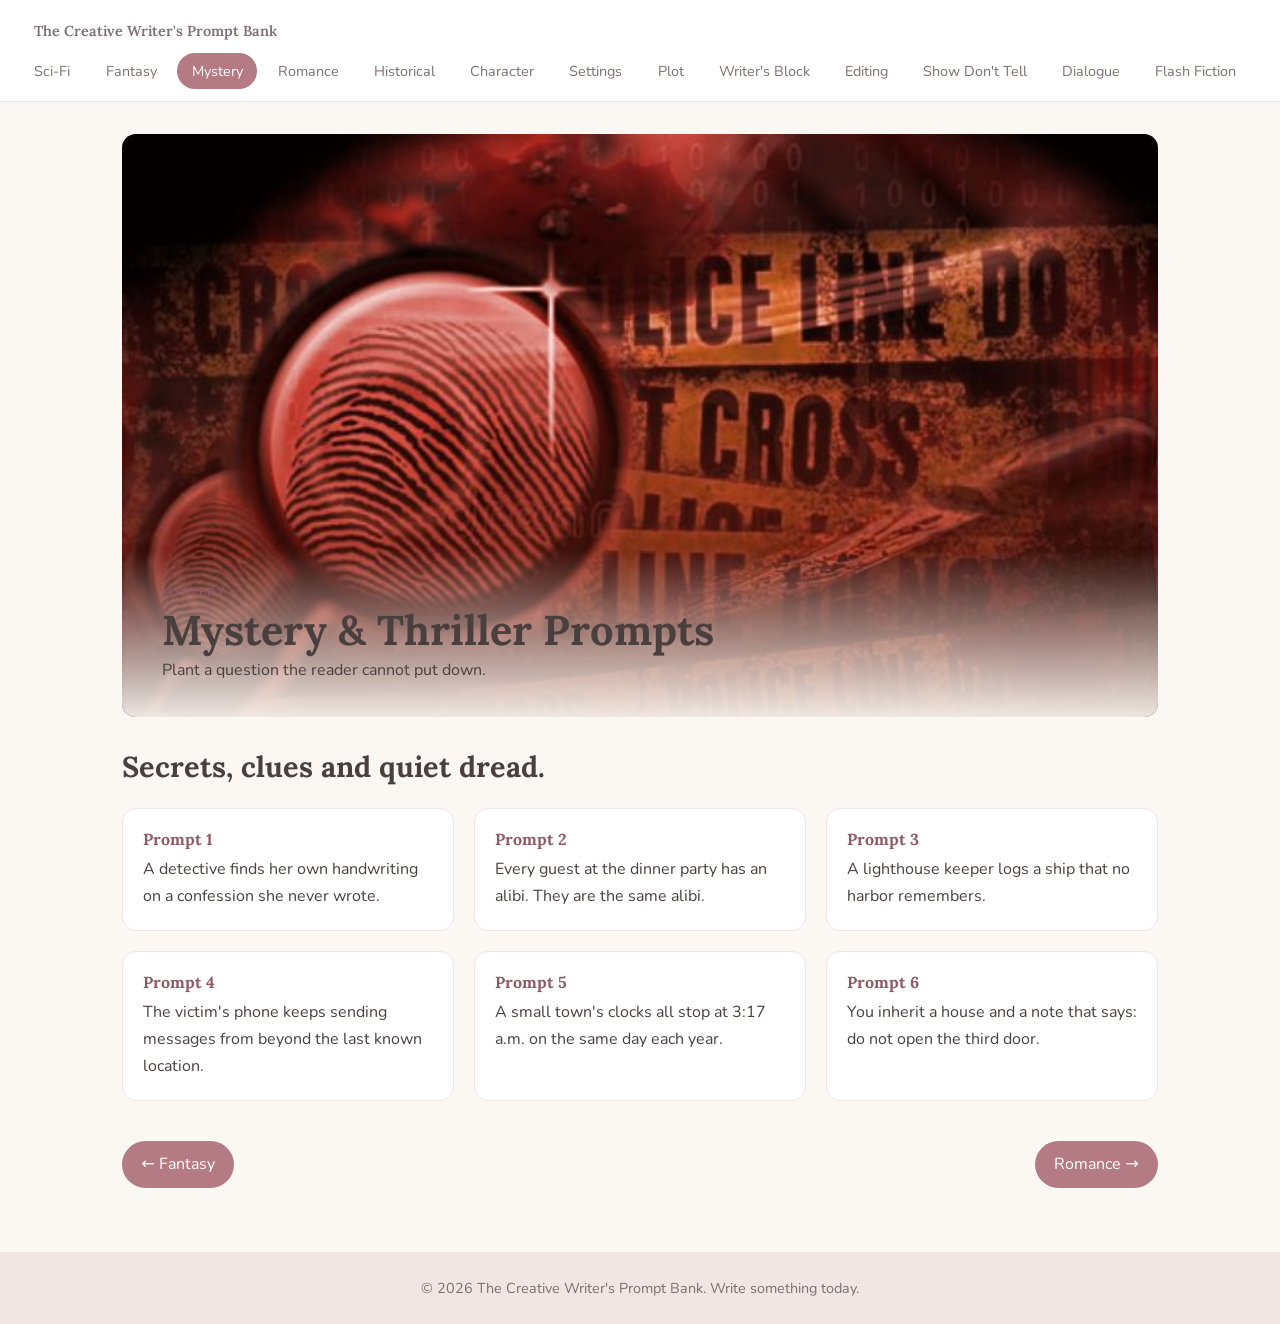
<file: mystery.html>
<!DOCTYPE html>
<html lang="en">
<head>
<meta charset="UTF-8">
<meta name="viewport" content="width=device-width, initial-scale=1">
<meta name="description" content="Mystery & Thriller Prompts - The Creative Writer's Prompt Bank">
<title>Mystery & Thriller Prompts | The Creative Writer's Prompt Bank</title>
<link rel="preconnect" href="https://fonts.googleapis.com">
<link rel="preconnect" href="https://fonts.gstatic.com" crossorigin>
<link rel="stylesheet" href="https://fonts.googleapis.com/css2?family=Lora:wght@500;600&amp;family=Nunito:wght@400;600&amp;display=swap">
<link rel="stylesheet" href="style.css">
</head>
<body>
<header class="site-header">
<a class="brand" href="index.html">The Creative Writer's Prompt Bank</a>
<nav aria-label="Main navigation"><ul><li><a href="index.html">Sci-Fi</a></li><li><a href="fantasy.html">Fantasy</a></li><li><a href="mystery.html" aria-current="page">Mystery</a></li><li><a href="romance.html">Romance</a></li><li><a href="historical.html">Historical</a></li><li><a href="character.html">Character</a></li><li><a href="settings.html">Settings</a></li><li><a href="plot.html">Plot</a></li><li><a href="writers-block.html">Writer's Block</a></li><li><a href="editing.html">Editing</a></li><li><a href="show-dont-tell.html">Show Don't Tell</a></li><li><a href="dialogue.html">Dialogue</a></li><li><a href="flash-fiction.html">Flash Fiction</a></li><li><a href="submitting.html">Submitting</a></li><li><a href="habit-tracker.html">Habit Tracker</a></li></ul></nav>
</header>
<main>
<section class="hero">
<img src="img.3.jpg" alt="Decorative banner for Mystery & Thriller Prompts">
<div class="hero-text"><p class="eyebrow">Mystery</p><h1>Mystery & Thriller Prompts</h1><p>Plant a question the reader cannot put down.</p></div>
</section>
<section class="content">
<h2>Secrets, clues and quiet dread.</h2>
<div class="grid"><article class="card"><h3>Prompt 1</h3><p>A detective finds her own handwriting on a confession she never wrote.</p></article><article class="card"><h3>Prompt 2</h3><p>Every guest at the dinner party has an alibi. They are the same alibi.</p></article><article class="card"><h3>Prompt 3</h3><p>A lighthouse keeper logs a ship that no harbor remembers.</p></article><article class="card"><h3>Prompt 4</h3><p>The victim's phone keeps sending messages from beyond the last known location.</p></article><article class="card"><h3>Prompt 5</h3><p>A small town's clocks all stop at 3:17 a.m. on the same day each year.</p></article><article class="card"><h3>Prompt 6</h3><p>You inherit a house and a note that says: do not open the third door.</p></article></div>
</section>
<nav class="pager" aria-label="Page navigation">
<a href="fantasy.html">&larr; Fantasy</a>
<a href="romance.html">Romance &rarr;</a>
</nav>
</main>
<footer class="site-footer"><p>&copy; 2026 The Creative Writer's Prompt Bank. Write something today.</p></footer>
</body>
</html>
</file>
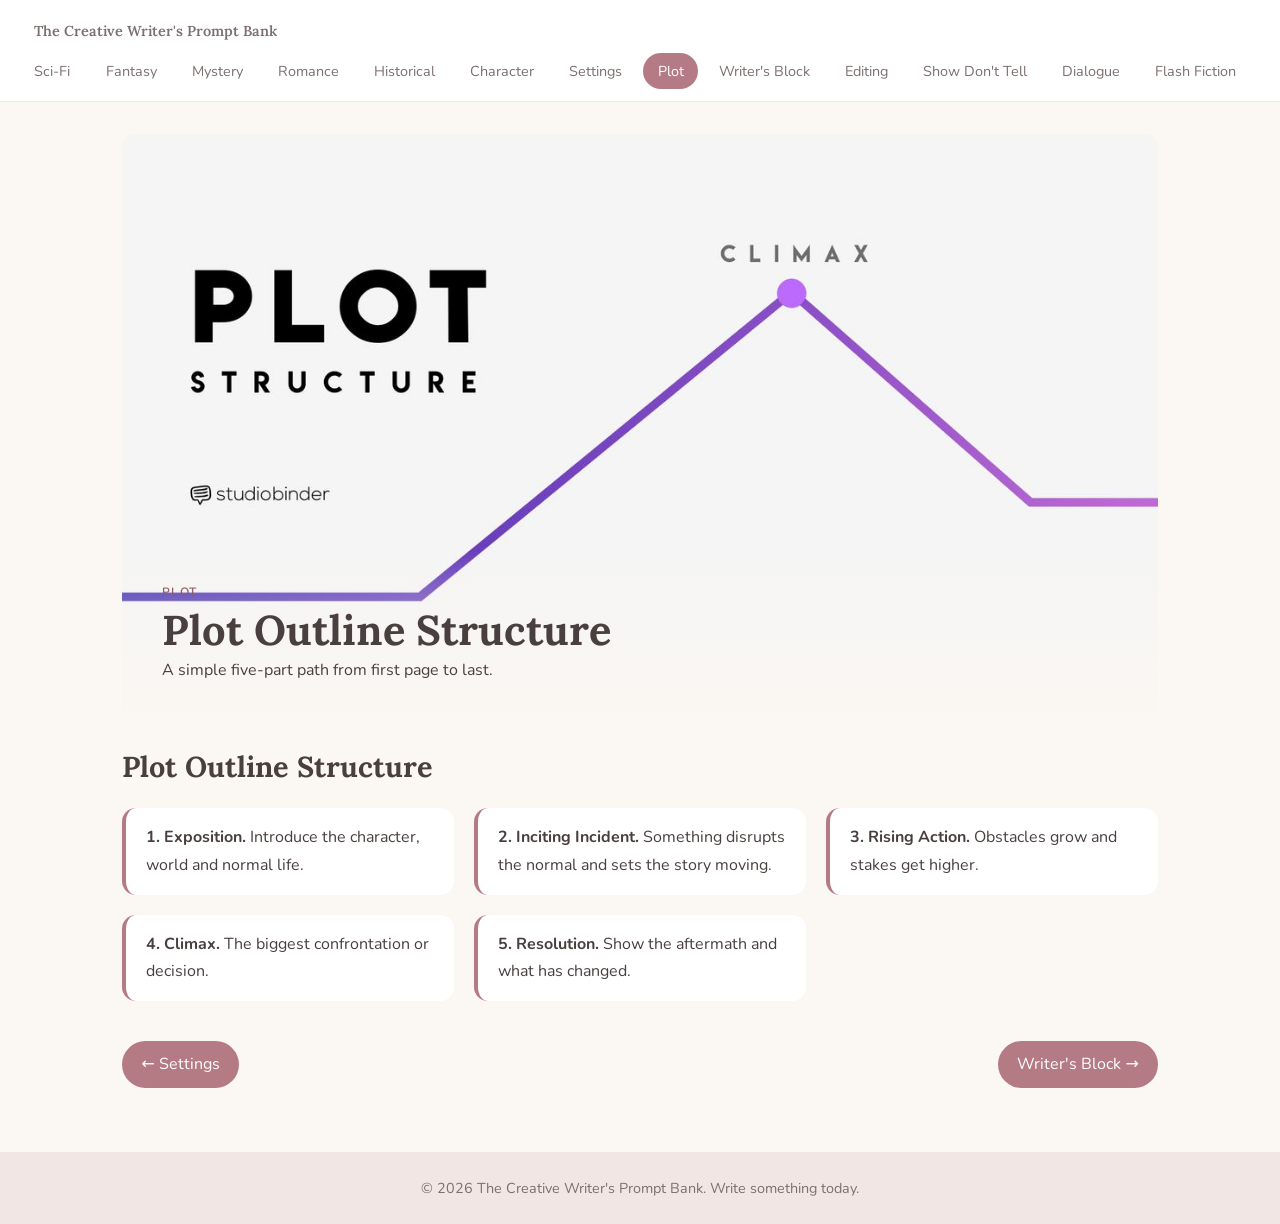
<file: plot.html>
<!DOCTYPE html>
<html lang="en">
<head>
<meta charset="UTF-8">
<meta name="viewport" content="width=device-width, initial-scale=1">
<meta name="description" content="Plot Outline Structure - The Creative Writer's Prompt Bank">
<title>Plot Outline Structure | The Creative Writer's Prompt Bank</title>
<link rel="preconnect" href="https://fonts.googleapis.com">
<link rel="preconnect" href="https://fonts.gstatic.com" crossorigin>
<link rel="stylesheet" href="https://fonts.googleapis.com/css2?family=Lora:wght@500;600&amp;family=Nunito:wght@400;600&amp;display=swap">
<link rel="stylesheet" href="style.css">
</head>
<body>
<header class="site-header">
<a class="brand" href="index.html">The Creative Writer's Prompt Bank</a>
<nav aria-label="Main navigation"><ul><li><a href="index.html">Sci-Fi</a></li><li><a href="fantasy.html">Fantasy</a></li><li><a href="mystery.html">Mystery</a></li><li><a href="romance.html">Romance</a></li><li><a href="historical.html">Historical</a></li><li><a href="character.html">Character</a></li><li><a href="settings.html">Settings</a></li><li><a href="plot.html" aria-current="page">Plot</a></li><li><a href="writers-block.html">Writer's Block</a></li><li><a href="editing.html">Editing</a></li><li><a href="show-dont-tell.html">Show Don't Tell</a></li><li><a href="dialogue.html">Dialogue</a></li><li><a href="flash-fiction.html">Flash Fiction</a></li><li><a href="submitting.html">Submitting</a></li><li><a href="habit-tracker.html">Habit Tracker</a></li></ul></nav>
</header>
<main>
<section class="hero">
<img src="img.8.jpg" alt="Decorative banner for Plot Outline Structure">
<div class="hero-text"><p class="eyebrow">Plot</p><h1>Plot Outline Structure</h1><p>A simple five-part path from first page to last.</p></div>
</section>
<section class="content">
<h2>Plot Outline Structure</h2>
<ol class="steps"><li><strong>1. Exposition.</strong> Introduce the character, world and normal life.</li><li><strong>2. Inciting Incident.</strong> Something disrupts the normal and sets the story moving.</li><li><strong>3. Rising Action.</strong> Obstacles grow and stakes get higher.</li><li><strong>4. Climax.</strong> The biggest confrontation or decision.</li><li><strong>5. Resolution.</strong> Show the aftermath and what has changed.</li></ol>
</section>
<nav class="pager" aria-label="Page navigation">
<a href="settings.html">&larr; Settings</a>
<a href="writers-block.html">Writer's Block &rarr;</a>
</nav>
</main>
<footer class="site-footer"><p>&copy; 2026 The Creative Writer's Prompt Bank. Write something today.</p></footer>
</body>
</html>
</file>
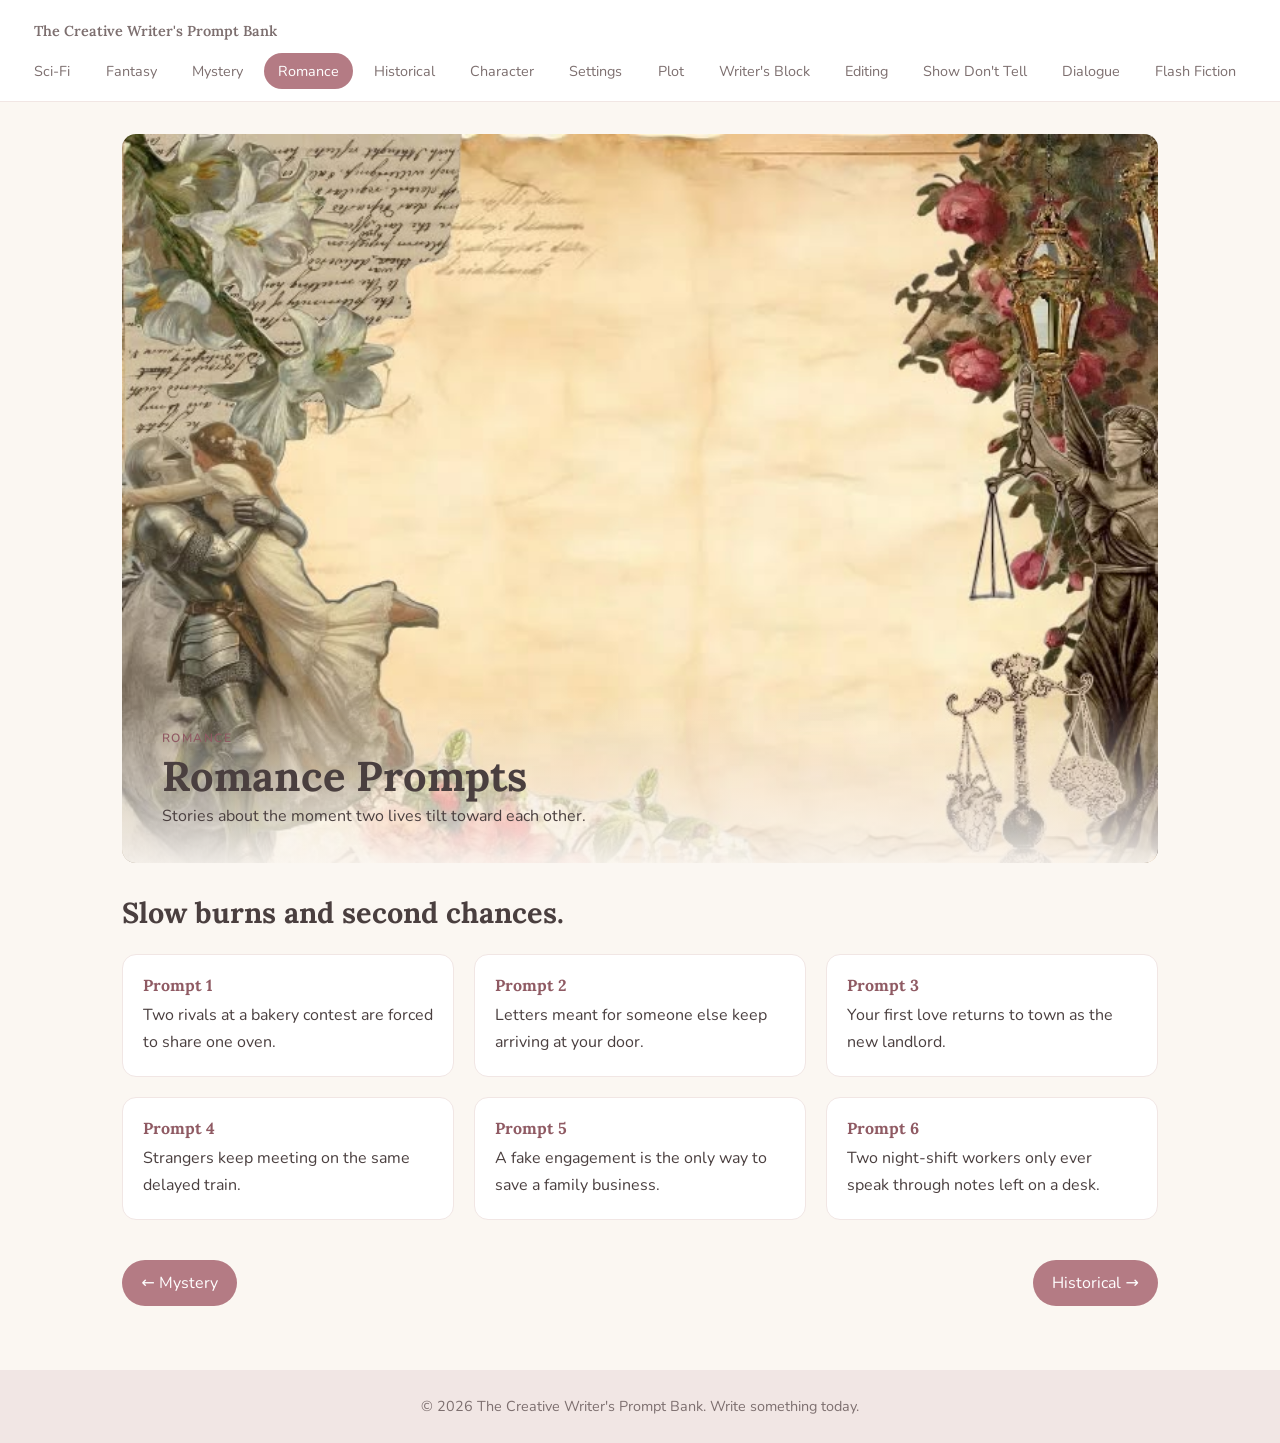
<file: romance.html>
<!DOCTYPE html>
<html lang="en">
<head>
<meta charset="UTF-8">
<meta name="viewport" content="width=device-width, initial-scale=1">
<meta name="description" content="Romance Prompts - The Creative Writer's Prompt Bank">
<title>Romance Prompts | The Creative Writer's Prompt Bank</title>
<link rel="preconnect" href="https://fonts.googleapis.com">
<link rel="preconnect" href="https://fonts.gstatic.com" crossorigin>
<link rel="stylesheet" href="https://fonts.googleapis.com/css2?family=Lora:wght@500;600&amp;family=Nunito:wght@400;600&amp;display=swap">
<link rel="stylesheet" href="style.css">
</head>
<body>
<header class="site-header">
<a class="brand" href="index.html">The Creative Writer's Prompt Bank</a>
<nav aria-label="Main navigation"><ul><li><a href="index.html">Sci-Fi</a></li><li><a href="fantasy.html">Fantasy</a></li><li><a href="mystery.html">Mystery</a></li><li><a href="romance.html" aria-current="page">Romance</a></li><li><a href="historical.html">Historical</a></li><li><a href="character.html">Character</a></li><li><a href="settings.html">Settings</a></li><li><a href="plot.html">Plot</a></li><li><a href="writers-block.html">Writer's Block</a></li><li><a href="editing.html">Editing</a></li><li><a href="show-dont-tell.html">Show Don't Tell</a></li><li><a href="dialogue.html">Dialogue</a></li><li><a href="flash-fiction.html">Flash Fiction</a></li><li><a href="submitting.html">Submitting</a></li><li><a href="habit-tracker.html">Habit Tracker</a></li></ul></nav>
</header>
<main>
<section class="hero">
<img src="img.4.jpg" alt="Decorative banner for Romance Prompts">
<div class="hero-text"><p class="eyebrow">Romance</p><h1>Romance Prompts</h1><p>Stories about the moment two lives tilt toward each other.</p></div>
</section>
<section class="content">
<h2>Slow burns and second chances.</h2>
<div class="grid"><article class="card"><h3>Prompt 1</h3><p>Two rivals at a bakery contest are forced to share one oven.</p></article><article class="card"><h3>Prompt 2</h3><p>Letters meant for someone else keep arriving at your door.</p></article><article class="card"><h3>Prompt 3</h3><p>Your first love returns to town as the new landlord.</p></article><article class="card"><h3>Prompt 4</h3><p>Strangers keep meeting on the same delayed train.</p></article><article class="card"><h3>Prompt 5</h3><p>A fake engagement is the only way to save a family business.</p></article><article class="card"><h3>Prompt 6</h3><p>Two night-shift workers only ever speak through notes left on a desk.</p></article></div>
</section>
<nav class="pager" aria-label="Page navigation">
<a href="mystery.html">&larr; Mystery</a>
<a href="historical.html">Historical &rarr;</a>
</nav>
</main>
<footer class="site-footer"><p>&copy; 2026 The Creative Writer's Prompt Bank. Write something today.</p></footer>
</body>
</html>
</file>
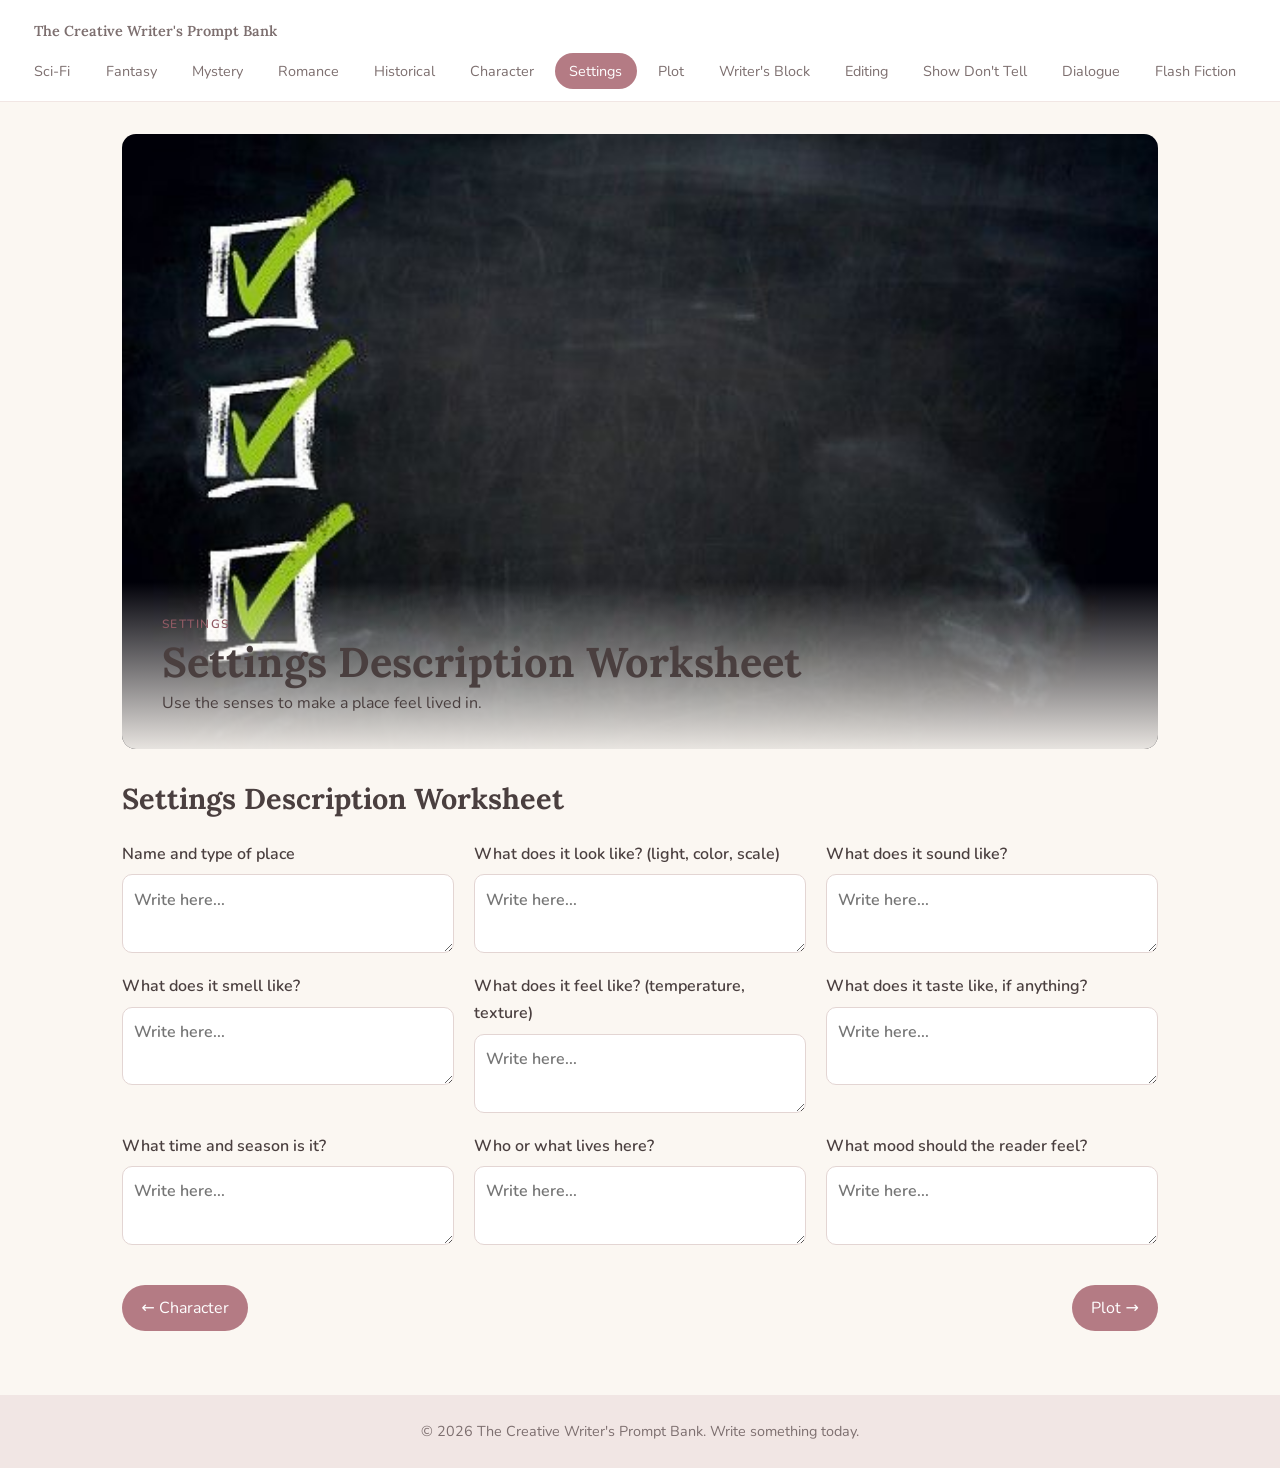
<file: settings.html>
<!DOCTYPE html>
<html lang="en">
<head>
<meta charset="UTF-8">
<meta name="viewport" content="width=device-width, initial-scale=1">
<meta name="description" content="Settings Description Worksheet - The Creative Writer's Prompt Bank">
<title>Settings Description Worksheet | The Creative Writer's Prompt Bank</title>
<link rel="preconnect" href="https://fonts.googleapis.com">
<link rel="preconnect" href="https://fonts.gstatic.com" crossorigin>
<link rel="stylesheet" href="https://fonts.googleapis.com/css2?family=Lora:wght@500;600&amp;family=Nunito:wght@400;600&amp;display=swap">
<link rel="stylesheet" href="style.css">
</head>
<body>
<header class="site-header">
<a class="brand" href="index.html">The Creative Writer's Prompt Bank</a>
<nav aria-label="Main navigation"><ul><li><a href="index.html">Sci-Fi</a></li><li><a href="fantasy.html">Fantasy</a></li><li><a href="mystery.html">Mystery</a></li><li><a href="romance.html">Romance</a></li><li><a href="historical.html">Historical</a></li><li><a href="character.html">Character</a></li><li><a href="settings.html" aria-current="page">Settings</a></li><li><a href="plot.html">Plot</a></li><li><a href="writers-block.html">Writer's Block</a></li><li><a href="editing.html">Editing</a></li><li><a href="show-dont-tell.html">Show Don't Tell</a></li><li><a href="dialogue.html">Dialogue</a></li><li><a href="flash-fiction.html">Flash Fiction</a></li><li><a href="submitting.html">Submitting</a></li><li><a href="habit-tracker.html">Habit Tracker</a></li></ul></nav>
</header>
<main>
<section class="hero">
<img src="img.10.jpg" alt="Decorative banner for Settings Description Worksheet">
<div class="hero-text"><p class="eyebrow">Settings</p><h1>Settings Description Worksheet</h1><p>Use the senses to make a place feel lived in.</p></div>
</section>
<section class="content">
<h2>Settings Description Worksheet</h2>
<form class="worksheet" action="#"><label>Name and type of place<textarea rows="2" placeholder="Write here..."></textarea></label><label>What does it look like? (light, color, scale)<textarea rows="2" placeholder="Write here..."></textarea></label><label>What does it sound like?<textarea rows="2" placeholder="Write here..."></textarea></label><label>What does it smell like?<textarea rows="2" placeholder="Write here..."></textarea></label><label>What does it feel like? (temperature, texture)<textarea rows="2" placeholder="Write here..."></textarea></label><label>What does it taste like, if anything?<textarea rows="2" placeholder="Write here..."></textarea></label><label>What time and season is it?<textarea rows="2" placeholder="Write here..."></textarea></label><label>Who or what lives here?<textarea rows="2" placeholder="Write here..."></textarea></label><label>What mood should the reader feel?<textarea rows="2" placeholder="Write here..."></textarea></label></form>
</section>
<nav class="pager" aria-label="Page navigation">
<a href="character.html">&larr; Character</a>
<a href="plot.html">Plot &rarr;</a>
</nav>
</main>
<footer class="site-footer"><p>&copy; 2026 The Creative Writer's Prompt Bank. Write something today.</p></footer>
</body>
</html>
</file>
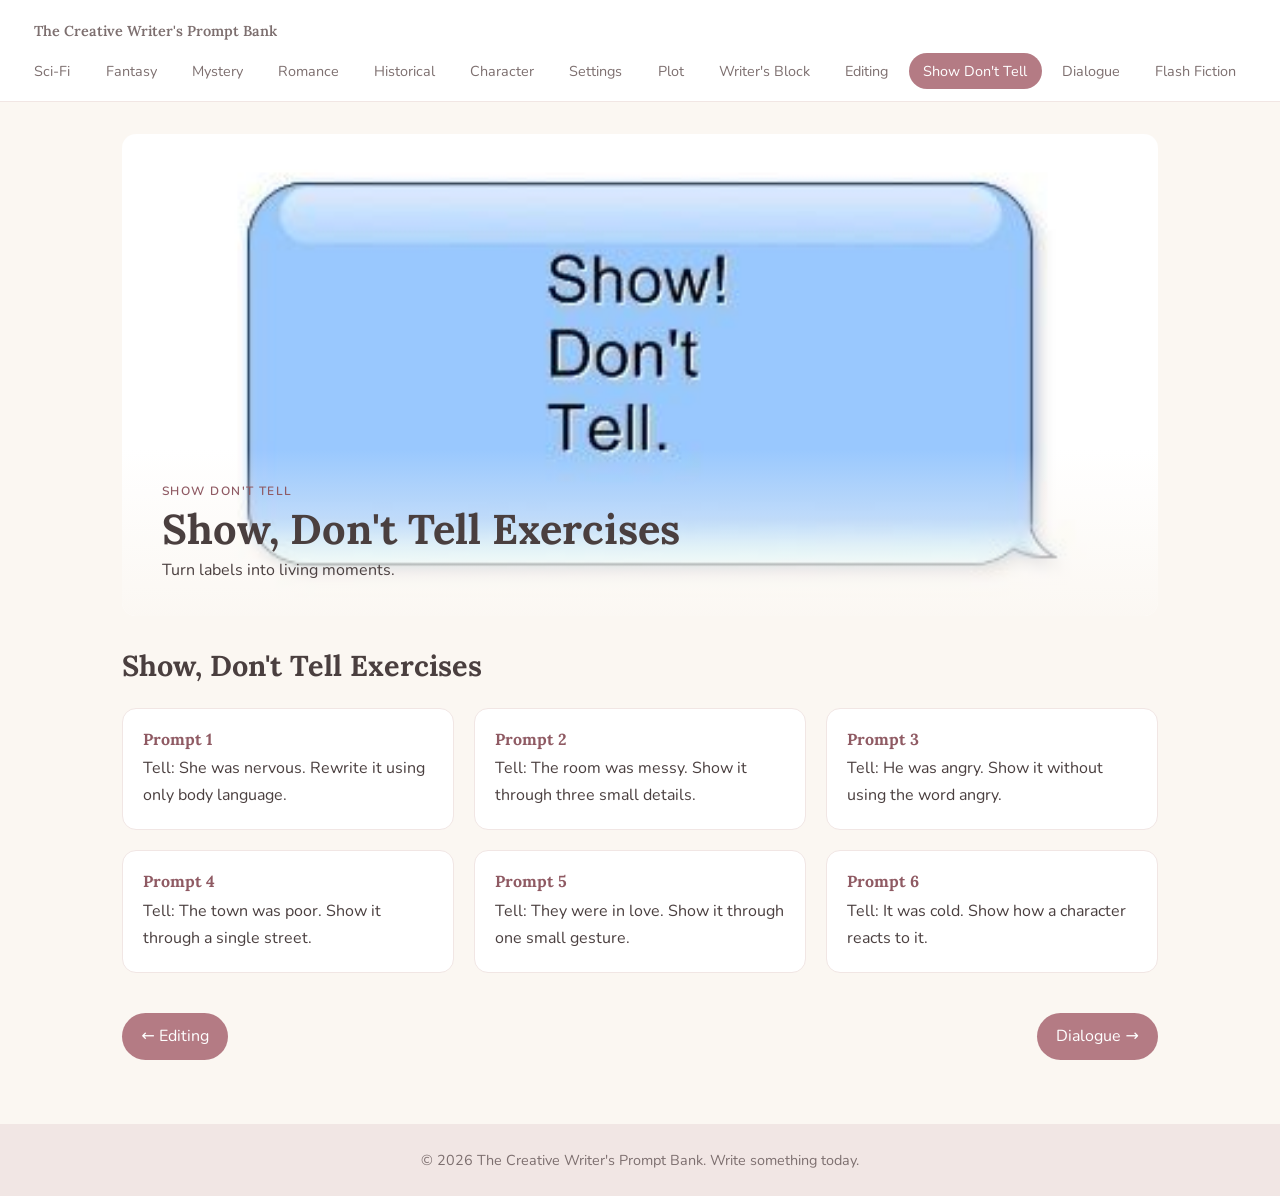
<file: show-dont-tell.html>
<!DOCTYPE html>
<html lang="en">
<head>
<meta charset="UTF-8">
<meta name="viewport" content="width=device-width, initial-scale=1">
<meta name="description" content="Show, Don't Tell Exercises - The Creative Writer's Prompt Bank">
<title>Show, Don't Tell Exercises | The Creative Writer's Prompt Bank</title>
<link rel="preconnect" href="https://fonts.googleapis.com">
<link rel="preconnect" href="https://fonts.gstatic.com" crossorigin>
<link rel="stylesheet" href="https://fonts.googleapis.com/css2?family=Lora:wght@500;600&amp;family=Nunito:wght@400;600&amp;display=swap">
<link rel="stylesheet" href="style.css">
</head>
<body>
<header class="site-header">
<a class="brand" href="index.html">The Creative Writer's Prompt Bank</a>
<nav aria-label="Main navigation"><ul><li><a href="index.html">Sci-Fi</a></li><li><a href="fantasy.html">Fantasy</a></li><li><a href="mystery.html">Mystery</a></li><li><a href="romance.html">Romance</a></li><li><a href="historical.html">Historical</a></li><li><a href="character.html">Character</a></li><li><a href="settings.html">Settings</a></li><li><a href="plot.html">Plot</a></li><li><a href="writers-block.html">Writer's Block</a></li><li><a href="editing.html">Editing</a></li><li><a href="show-dont-tell.html" aria-current="page">Show Don't Tell</a></li><li><a href="dialogue.html">Dialogue</a></li><li><a href="flash-fiction.html">Flash Fiction</a></li><li><a href="submitting.html">Submitting</a></li><li><a href="habit-tracker.html">Habit Tracker</a></li></ul></nav>
</header>
<main>
<section class="hero">
<img src="img.11.jpg" alt="Decorative banner for Show, Don't Tell Exercises">
<div class="hero-text"><p class="eyebrow">Show Don't Tell</p><h1>Show, Don't Tell Exercises</h1><p>Turn labels into living moments.</p></div>
</section>
<section class="content">
<h2>Show, Don't Tell Exercises</h2>
<div class="grid"><article class="card"><h3>Prompt 1</h3><p>Tell: She was nervous. Rewrite it using only body language.</p></article><article class="card"><h3>Prompt 2</h3><p>Tell: The room was messy. Show it through three small details.</p></article><article class="card"><h3>Prompt 3</h3><p>Tell: He was angry. Show it without using the word angry.</p></article><article class="card"><h3>Prompt 4</h3><p>Tell: The town was poor. Show it through a single street.</p></article><article class="card"><h3>Prompt 5</h3><p>Tell: They were in love. Show it through one small gesture.</p></article><article class="card"><h3>Prompt 6</h3><p>Tell: It was cold. Show how a character reacts to it.</p></article></div>
</section>
<nav class="pager" aria-label="Page navigation">
<a href="editing.html">&larr; Editing</a>
<a href="dialogue.html">Dialogue &rarr;</a>
</nav>
</main>
<footer class="site-footer"><p>&copy; 2026 The Creative Writer's Prompt Bank. Write something today.</p></footer>
</body>
</html>
</file>
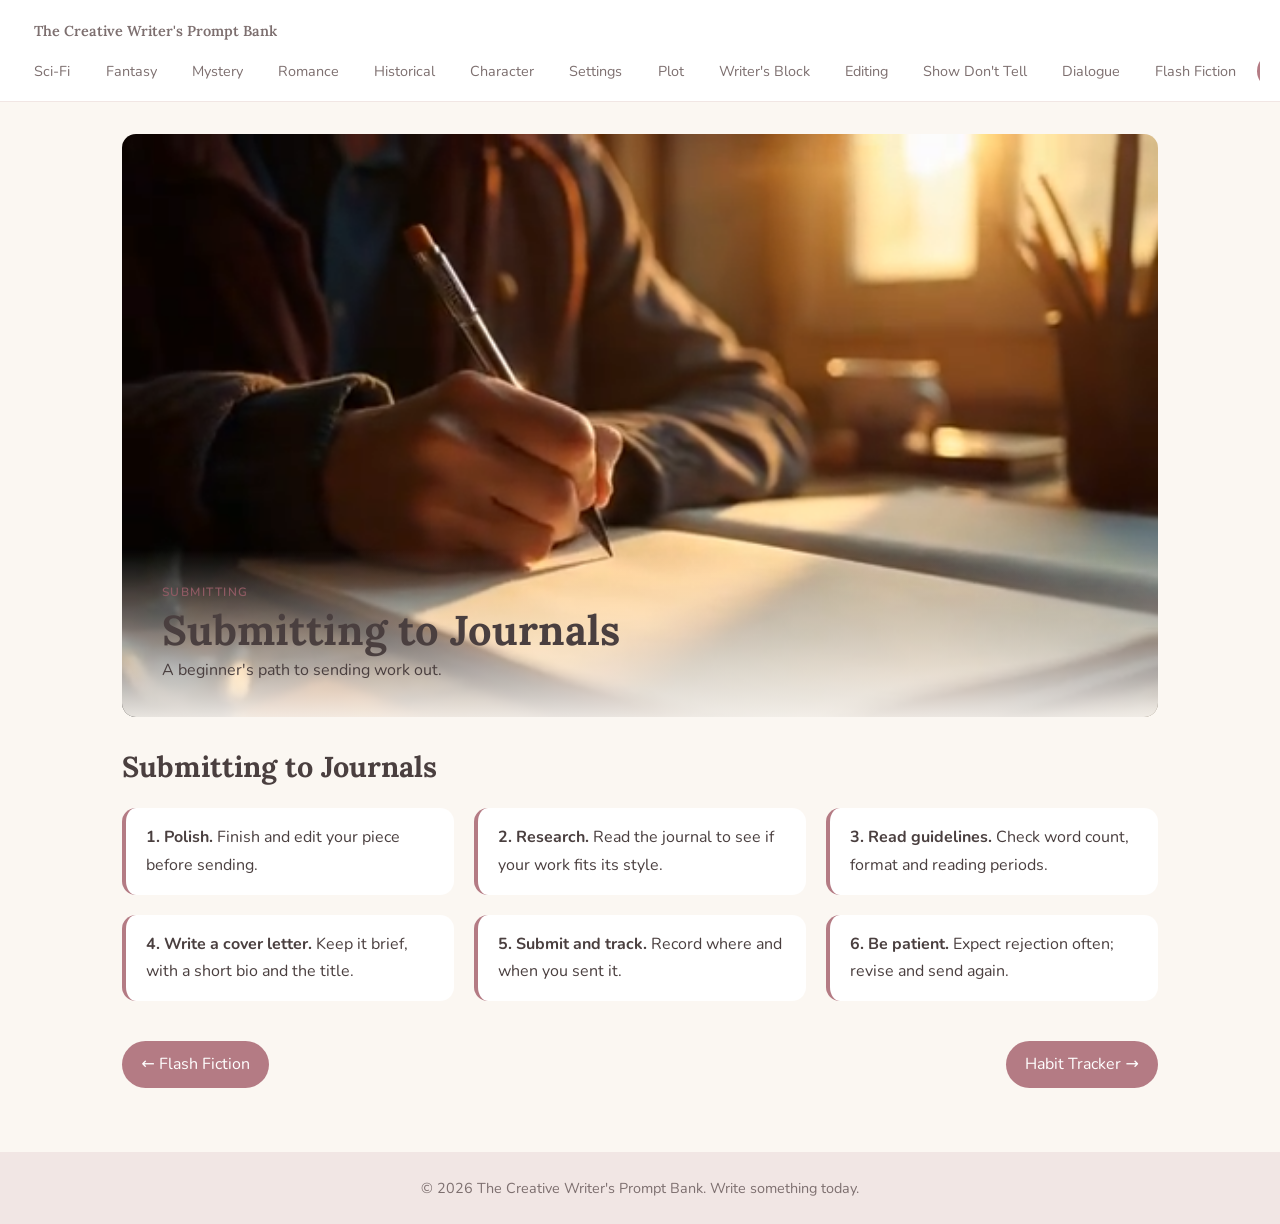
<file: submitting.html>
<!DOCTYPE html>
<html lang="en">
<head>
<meta charset="UTF-8">
<meta name="viewport" content="width=device-width, initial-scale=1">
<meta name="description" content="Submitting to Journals - The Creative Writer's Prompt Bank">
<title>Submitting to Journals | The Creative Writer's Prompt Bank</title>
<link rel="preconnect" href="https://fonts.googleapis.com">
<link rel="preconnect" href="https://fonts.gstatic.com" crossorigin>
<link rel="stylesheet" href="https://fonts.googleapis.com/css2?family=Lora:wght@500;600&amp;family=Nunito:wght@400;600&amp;display=swap">
<link rel="stylesheet" href="style.css">
</head>
<body>
<header class="site-header">
<a class="brand" href="index.html">The Creative Writer's Prompt Bank</a>
<nav aria-label="Main navigation"><ul><li><a href="index.html">Sci-Fi</a></li><li><a href="fantasy.html">Fantasy</a></li><li><a href="mystery.html">Mystery</a></li><li><a href="romance.html">Romance</a></li><li><a href="historical.html">Historical</a></li><li><a href="character.html">Character</a></li><li><a href="settings.html">Settings</a></li><li><a href="plot.html">Plot</a></li><li><a href="writers-block.html">Writer's Block</a></li><li><a href="editing.html">Editing</a></li><li><a href="show-dont-tell.html">Show Don't Tell</a></li><li><a href="dialogue.html">Dialogue</a></li><li><a href="flash-fiction.html">Flash Fiction</a></li><li><a href="submitting.html" aria-current="page">Submitting</a></li><li><a href="habit-tracker.html">Habit Tracker</a></li></ul></nav>
</header>
<main>
<section class="hero">
<img src="img.14.png" alt="Decorative banner for Submitting to Journals">
<div class="hero-text"><p class="eyebrow">Submitting</p><h1>Submitting to Journals</h1><p>A beginner's path to sending work out.</p></div>
</section>
<section class="content">
<h2>Submitting to Journals</h2>
<ol class="steps"><li><strong>1. Polish.</strong> Finish and edit your piece before sending.</li><li><strong>2. Research.</strong> Read the journal to see if your work fits its style.</li><li><strong>3. Read guidelines.</strong> Check word count, format and reading periods.</li><li><strong>4. Write a cover letter.</strong> Keep it brief, with a short bio and the title.</li><li><strong>5. Submit and track.</strong> Record where and when you sent it.</li><li><strong>6. Be patient.</strong> Expect rejection often; revise and send again.</li></ol>
</section>
<nav class="pager" aria-label="Page navigation">
<a href="flash-fiction.html">&larr; Flash Fiction</a>
<a href="habit-tracker.html">Habit Tracker &rarr;</a>
</nav>
</main>
<footer class="site-footer"><p>&copy; 2026 The Creative Writer's Prompt Bank. Write something today.</p></footer>
</body>
</html>
</file>
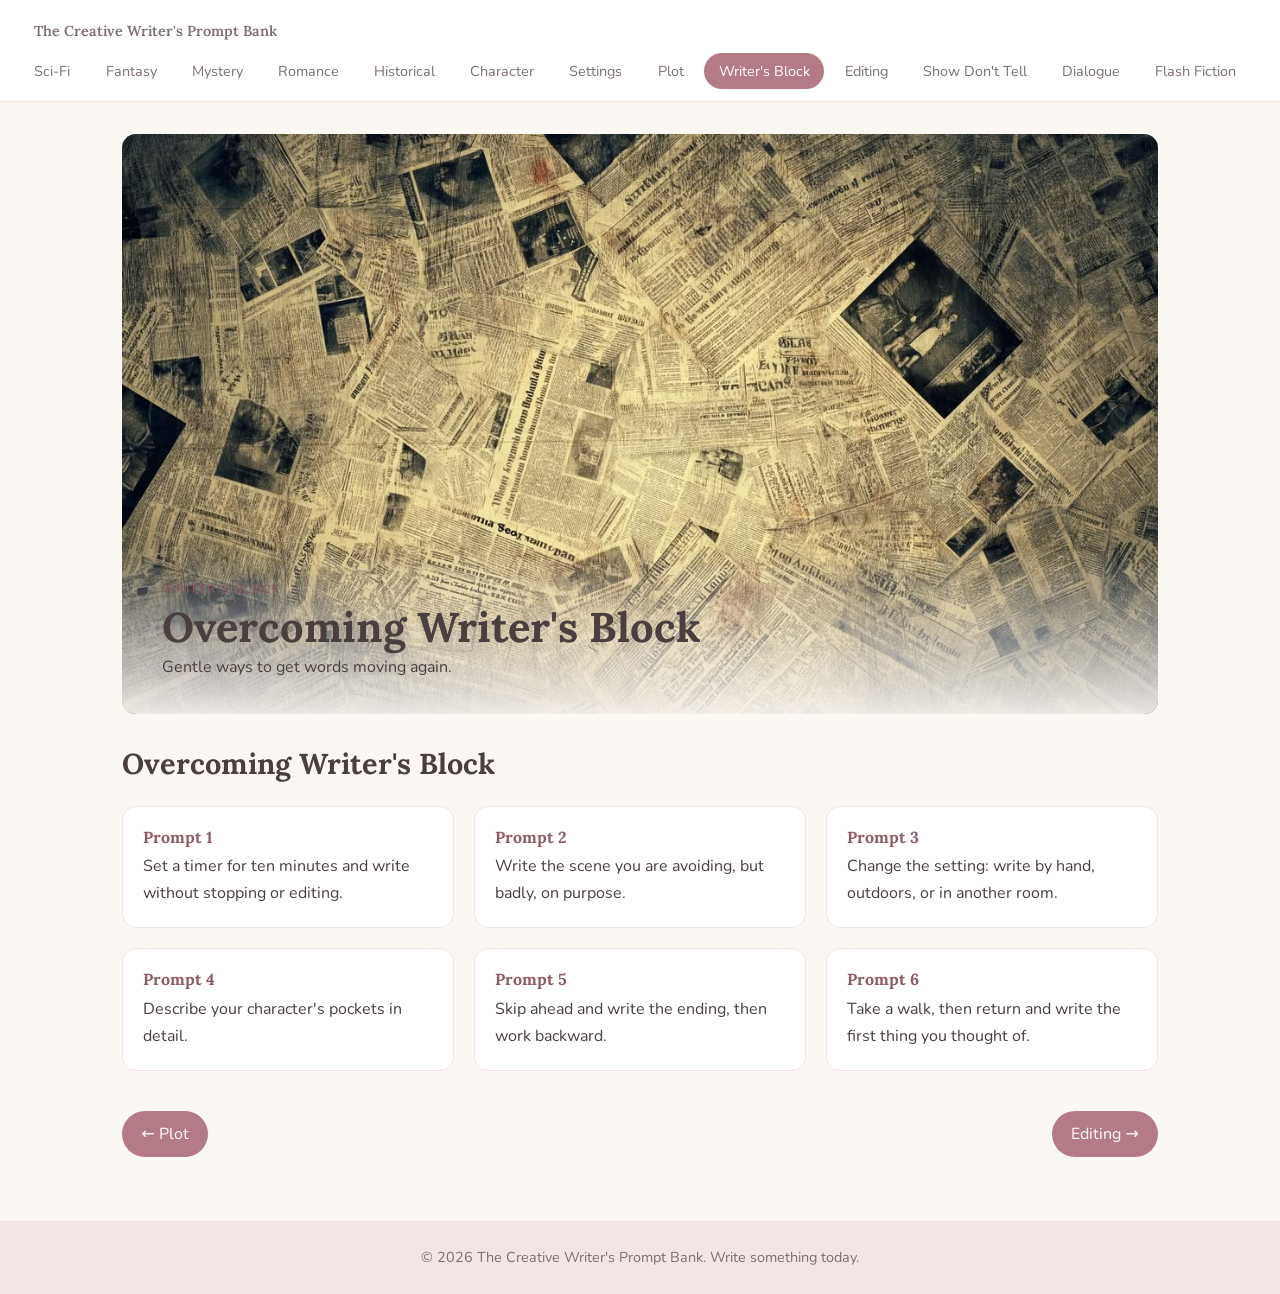
<file: writers-block.html>
<!DOCTYPE html>
<html lang="en">
<head>
<meta charset="UTF-8">
<meta name="viewport" content="width=device-width, initial-scale=1">
<meta name="description" content="Overcoming Writer's Block - The Creative Writer's Prompt Bank">
<title>Overcoming Writer's Block | The Creative Writer's Prompt Bank</title>
<link rel="preconnect" href="https://fonts.googleapis.com">
<link rel="preconnect" href="https://fonts.gstatic.com" crossorigin>
<link rel="stylesheet" href="https://fonts.googleapis.com/css2?family=Lora:wght@500;600&amp;family=Nunito:wght@400;600&amp;display=swap">
<link rel="stylesheet" href="style.css">
</head>
<body>
<header class="site-header">
<a class="brand" href="index.html">The Creative Writer's Prompt Bank</a>
<nav aria-label="Main navigation"><ul><li><a href="index.html">Sci-Fi</a></li><li><a href="fantasy.html">Fantasy</a></li><li><a href="mystery.html">Mystery</a></li><li><a href="romance.html">Romance</a></li><li><a href="historical.html">Historical</a></li><li><a href="character.html">Character</a></li><li><a href="settings.html">Settings</a></li><li><a href="plot.html">Plot</a></li><li><a href="writers-block.html" aria-current="page">Writer's Block</a></li><li><a href="editing.html">Editing</a></li><li><a href="show-dont-tell.html">Show Don't Tell</a></li><li><a href="dialogue.html">Dialogue</a></li><li><a href="flash-fiction.html">Flash Fiction</a></li><li><a href="submitting.html">Submitting</a></li><li><a href="habit-tracker.html">Habit Tracker</a></li></ul></nav>
</header>
<main>
<section class="hero">
<img src="img.9.jpg" alt="Decorative banner for Overcoming Writer's Block">
<div class="hero-text"><p class="eyebrow">Writer's Block</p><h1>Overcoming Writer's Block</h1><p>Gentle ways to get words moving again.</p></div>
</section>
<section class="content">
<h2>Overcoming Writer's Block</h2>
<div class="grid"><article class="card"><h3>Prompt 1</h3><p>Set a timer for ten minutes and write without stopping or editing.</p></article><article class="card"><h3>Prompt 2</h3><p>Write the scene you are avoiding, but badly, on purpose.</p></article><article class="card"><h3>Prompt 3</h3><p>Change the setting: write by hand, outdoors, or in another room.</p></article><article class="card"><h3>Prompt 4</h3><p>Describe your character's pockets in detail.</p></article><article class="card"><h3>Prompt 5</h3><p>Skip ahead and write the ending, then work backward.</p></article><article class="card"><h3>Prompt 6</h3><p>Take a walk, then return and write the first thing you thought of.</p></article></div>
</section>
<nav class="pager" aria-label="Page navigation">
<a href="plot.html">&larr; Plot</a>
<a href="editing.html">Editing &rarr;</a>
</nav>
</main>
<footer class="site-footer"><p>&copy; 2026 The Creative Writer's Prompt Bank. Write something today.</p></footer>
</body>
</html>
</file>
<file: style.css>
:root{--bg:#fbf7f2;--card:#fff;--ink:#4a3f3f;--muted:#7d6f6f;--accent:#b47b84;--accent-dark:#8f5a63;--soft:#f1e6e4;--radius:14px;--gap:1.25rem}
*,*::before,*::after{box-sizing:border-box}
html{scroll-behavior:smooth}
body{margin:0;font-family:"Nunito",system-ui,sans-serif;background:var(--bg);color:var(--ink);line-height:1.7;display:flex;flex-direction:column;min-height:100vh}
h1,h2,h3,.brand{font-family:"Lora",Georgia,serif;line-height:1.25}
img{max-width:100%;display:block}
a{color:var(--accent-dark)}
.site-header{background:var(--card);border-bottom:1px solid var(--soft);padding:1rem 1.25rem 0;position:sticky;top:0;z-index:10}
.brand{font-size:1.25rem;text-decoration:none;color:var(--ink);font-weight:600}
.site-header nav{overflow-x:auto;margin-top:.5rem}
.site-header ul{display:flex;gap:.4rem;list-style:none;margin:0;padding:0 0 .75rem;white-space:nowrap}
.site-header a{display:block;padding:.35rem .9rem;border-radius:999px;font-size:.9rem;text-decoration:none;color:var(--muted);transition:background .2s,color .2s}
.site-header a:hover,.site-header a:focus-visible{background:var(--soft);color:var(--ink)}
.site-header a[aria-current="page"]{background:var(--accent);color:#fff}
main{flex:1;width:100%;max-width:1100px;margin:0 auto;padding:1.5rem 1.25rem 3rem}
.hero{position:relative;border-radius:var(--radius);overflow:hidden;display:grid}
.hero img{grid-area:1/1;width:100%;height:100%;min-height:260px;object-fit:cover}
.hero-text{grid-area:1/1;align-self:end;padding:1.5rem;background:linear-gradient(transparent,rgba(251,247,242,.92))}
.hero-text h1{margin:.1rem 0;font-size:clamp(1.6rem,4vw,2.6rem)}
.hero-text p{margin:0}
.eyebrow{text-transform:uppercase;letter-spacing:.12em;font-size:.75rem;color:var(--accent-dark);font-weight:600}
.content{margin-top:2rem}
.content h2{font-size:clamp(1.3rem,3vw,1.8rem);margin-top:0}
.grid{display:grid;grid-template-columns:repeat(auto-fit,minmax(260px,1fr));gap:var(--gap)}
.card{background:var(--card);border-radius:var(--radius);padding:1.25rem;border:1px solid var(--soft);transition:transform .2s,box-shadow .2s}
.card:hover{transform:translateY(-4px);box-shadow:0 10px 24px rgba(120,90,90,.12)}
.card h3{margin:0 0 .4rem;font-size:1rem;color:var(--accent-dark)}
.card p{margin:0}
.steps{list-style:none;padding:0;display:grid;gap:var(--gap);grid-template-columns:repeat(auto-fit,minmax(260px,1fr))}
.steps li{background:var(--card);border-left:4px solid var(--accent);border-radius:var(--radius);padding:1rem 1.25rem}
.checklist{list-style:none;padding:0;max-width:640px;display:grid;gap:.6rem}
.checklist li{background:var(--card);border:1px solid var(--soft);border-radius:var(--radius);padding:.75rem 1rem}
.checklist label{display:flex;gap:.75rem;align-items:center;cursor:pointer}
input[type="checkbox"]{width:1.2rem;height:1.2rem;accent-color:var(--accent)}
.worksheet{display:grid;grid-template-columns:repeat(auto-fit,minmax(280px,1fr));gap:var(--gap)}
.worksheet label{display:flex;flex-direction:column;gap:.4rem;font-weight:600}
textarea{font:inherit;padding:.7rem;border:1px solid #e3d5d3;border-radius:10px;background:var(--card);resize:vertical;color:var(--ink)}
textarea:focus{outline:2px solid var(--accent);border-color:transparent}
.table-wrap{overflow-x:auto}
.tracker{border-collapse:collapse;width:100%;min-width:480px;background:var(--card);border-radius:var(--radius);overflow:hidden}
.tracker th,.tracker td{padding:.8rem;text-align:center;border-bottom:1px solid var(--soft)}
.tracker thead th{background:var(--soft)}
.note{color:var(--muted);margin-top:1rem}
.pager{display:flex;justify-content:space-between;gap:1rem;margin-top:2.5rem;flex-wrap:wrap}
.pager a{padding:.6rem 1.2rem;border-radius:999px;background:var(--accent);color:#fff;text-decoration:none;transition:background .2s,transform .2s}
.pager a:hover,.pager a:focus-visible{background:var(--accent-dark);transform:translateY(-2px)}
.site-footer{text-align:center;padding:1.5rem 1rem;background:var(--soft);color:var(--muted);font-size:.9rem}
.site-footer p{margin:0}
@media (min-width:768px){.site-header{display:flex;flex-direction:column}main{padding:2rem 2rem 4rem}.hero img{min-height:340px}.hero-text{padding:2rem 2.5rem}}
@media (min-width:1200px){.hero img{min-height:420px}}
@media (max-width:480px){.grid,.steps,.worksheet{grid-template-columns:1fr}}
</file>
